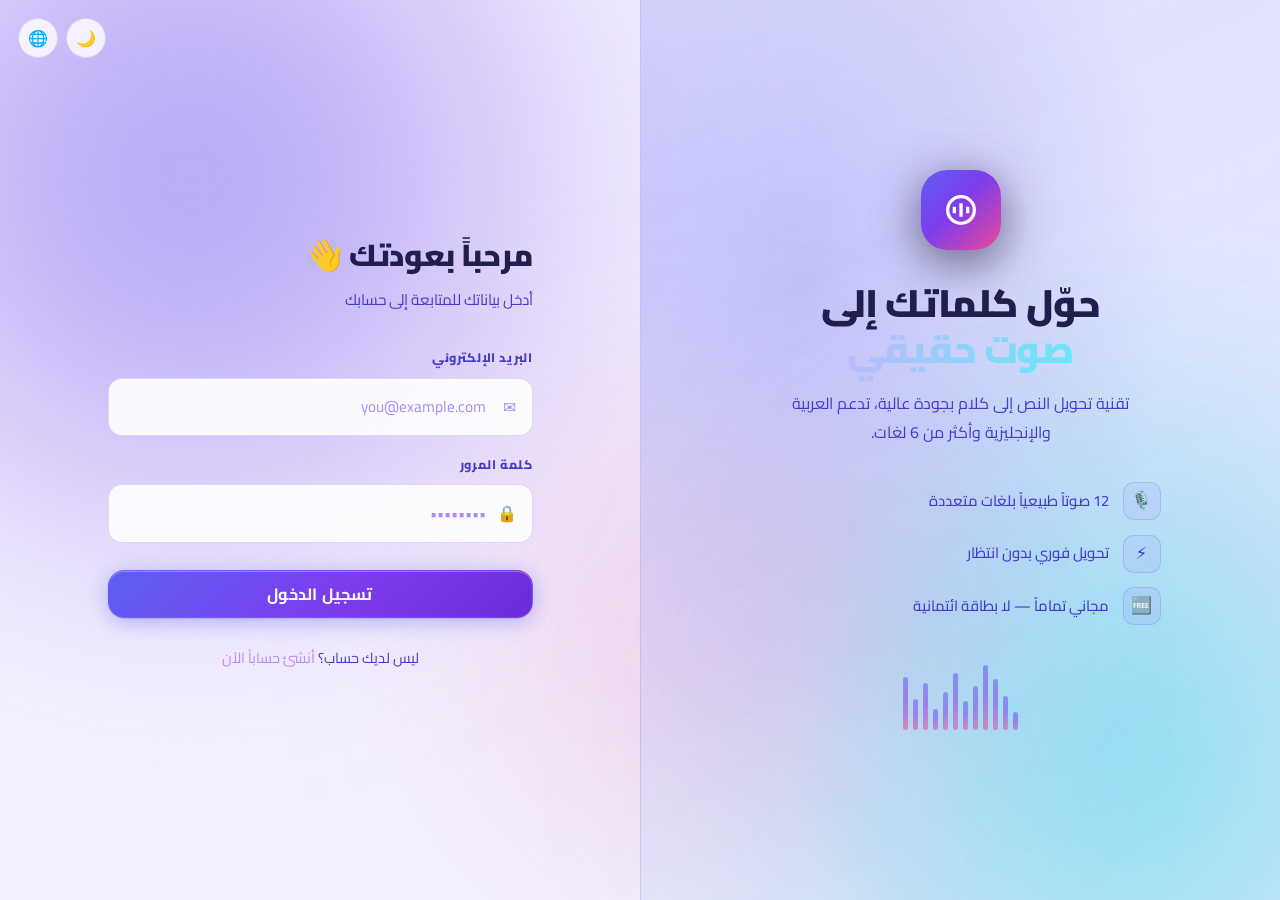
<file: templates/login.html>
<!DOCTYPE html>
<html lang="ar" dir="rtl">
<head>
  <meta charset="UTF-8" />
  <meta name="viewport" content="width=device-width, initial-scale=1.0" />
  <title>تسجيل الدخول — VoiceForge</title>
  <link rel="preconnect" href="https://fonts.googleapis.com" />
  <link rel="preconnect" href="https://fonts.gstatic.com" crossorigin />
  <link rel="stylesheet" href="/static/css/styles.css" />
</head>
<body>

  <div class="bg-orbs" aria-hidden="true">
    <div class="orb orb-1"></div>
    <div class="orb orb-2"></div>
    <div class="orb orb-3"></div>
  </div>

  <div class="auth-corner-btns">
    <button class="btn btn-icon btn-ghost" id="themeToggle"
            type="button" title="تبديل المظهر">🌙</button>
    <button class="btn btn-icon btn-ghost" id="langToggle"
            type="button" title="Switch language">🌐</button>
  </div>

  <div class="auth-page">

    <!-- ── Visual Panel ── -->
    <div class="auth-visual" dir="rtl">
      <div class="auth-visual-content">

        <div class="auth-logo">
          <svg viewBox="0 0 24 24" xmlns="http://www.w3.org/2000/svg">
            <path d="M12 3a9 9 0 0 1 9 9 9 9 0 0 1-9 9A9 9 0 0 1 3 12a9 9 0 0 1 9-9zm0 2a7 7 0 1 0 0 14A7 7 0 0 0 12 5zm-1 3h2v8h-2zm-4 2h2v4H7zm8 0h2v4h-2z"/>
          </svg>
        </div>

        <h2 class="auth-tagline">
          <span data-i18n="visual_tagline_1">حوّل كلماتك إلى</span><br/>
          <span class="grad" data-i18n="visual_tagline_2">صوت حقيقي</span>
        </h2>

        <p class="auth-desc" data-i18n="visual_desc">
          تقنية تحويل النص إلى كلام بجودة عالية،
          تدعم العربية والإنجليزية وأكثر من 6 لغات.
        </p>

        <ul class="auth-features">
          <li>
            <span class="feat-icon">🎙️</span>
            <span data-i18n="feat_voices">12 صوتاً طبيعياً بلغات متعددة</span>
          </li>
          <li>
            <span class="feat-icon">⚡</span>
            <span data-i18n="feat_speed">تحويل فوري بدون انتظار</span>
          </li>
          <li>
            <span class="feat-icon">🆓</span>
            <span data-i18n="feat_free">مجاني تماماً — لا بطاقة ائتمانية</span>
          </li>
        </ul>

        <div class="deco-wave">
          <span></span><span></span><span></span><span></span>
          <span></span><span></span><span></span><span></span>
          <span></span><span></span><span></span><span></span>
        </div>

      </div>
    </div>

    <!-- ── Form Panel ── -->
    <div class="auth-form-panel" dir="rtl">
      <div class="auth-form-inner">

        <div class="auth-head">
          <h1 data-i18n="login_title">مرحباً بعودتك 👋</h1>
          <p data-i18n="login_sub">أدخل بياناتك للمتابعة إلى حسابك</p>
        </div>

        <form id="loginForm" novalidate>

          <div class="field">
            <label for="email" data-i18n="label_email">البريد الإلكتروني</label>
            <div class="input-wrap">
              <input class="input" type="email" id="email"
                     placeholder="you@example.com"
                     autocomplete="email" required />
              <span class="input-icon">✉️</span>
            </div>
          </div>

          <div class="field">
            <label for="password" data-i18n="label_password">كلمة المرور</label>
            <div class="input-wrap">
              <input class="input" type="password" id="password"
                     placeholder="••••••••"
                     autocomplete="current-password" required />
              <span class="input-icon">🔒</span>
            </div>
          </div>

          <button type="submit" class="btn btn-primary btn-block btn-lg" id="submitBtn"
                  style="margin-top:.5rem" data-i18n="btn_login">
            تسجيل الدخول
          </button>

        </form>

        <p class="foot-link">
          <span data-i18n="link_no_account">ليس لديك حساب؟</span>
          <a href="/register" data-i18n="link_register">أنشئ حساباً الآن</a>
        </p>

      </div>
    </div>

  </div><!-- /auth-page -->

  <script src="/static/js/api.js"></script>
  <script src="/static/js/auth.js"></script>
  <script src="/static/js/animations.js"></script>
</body>
</html>
</file>
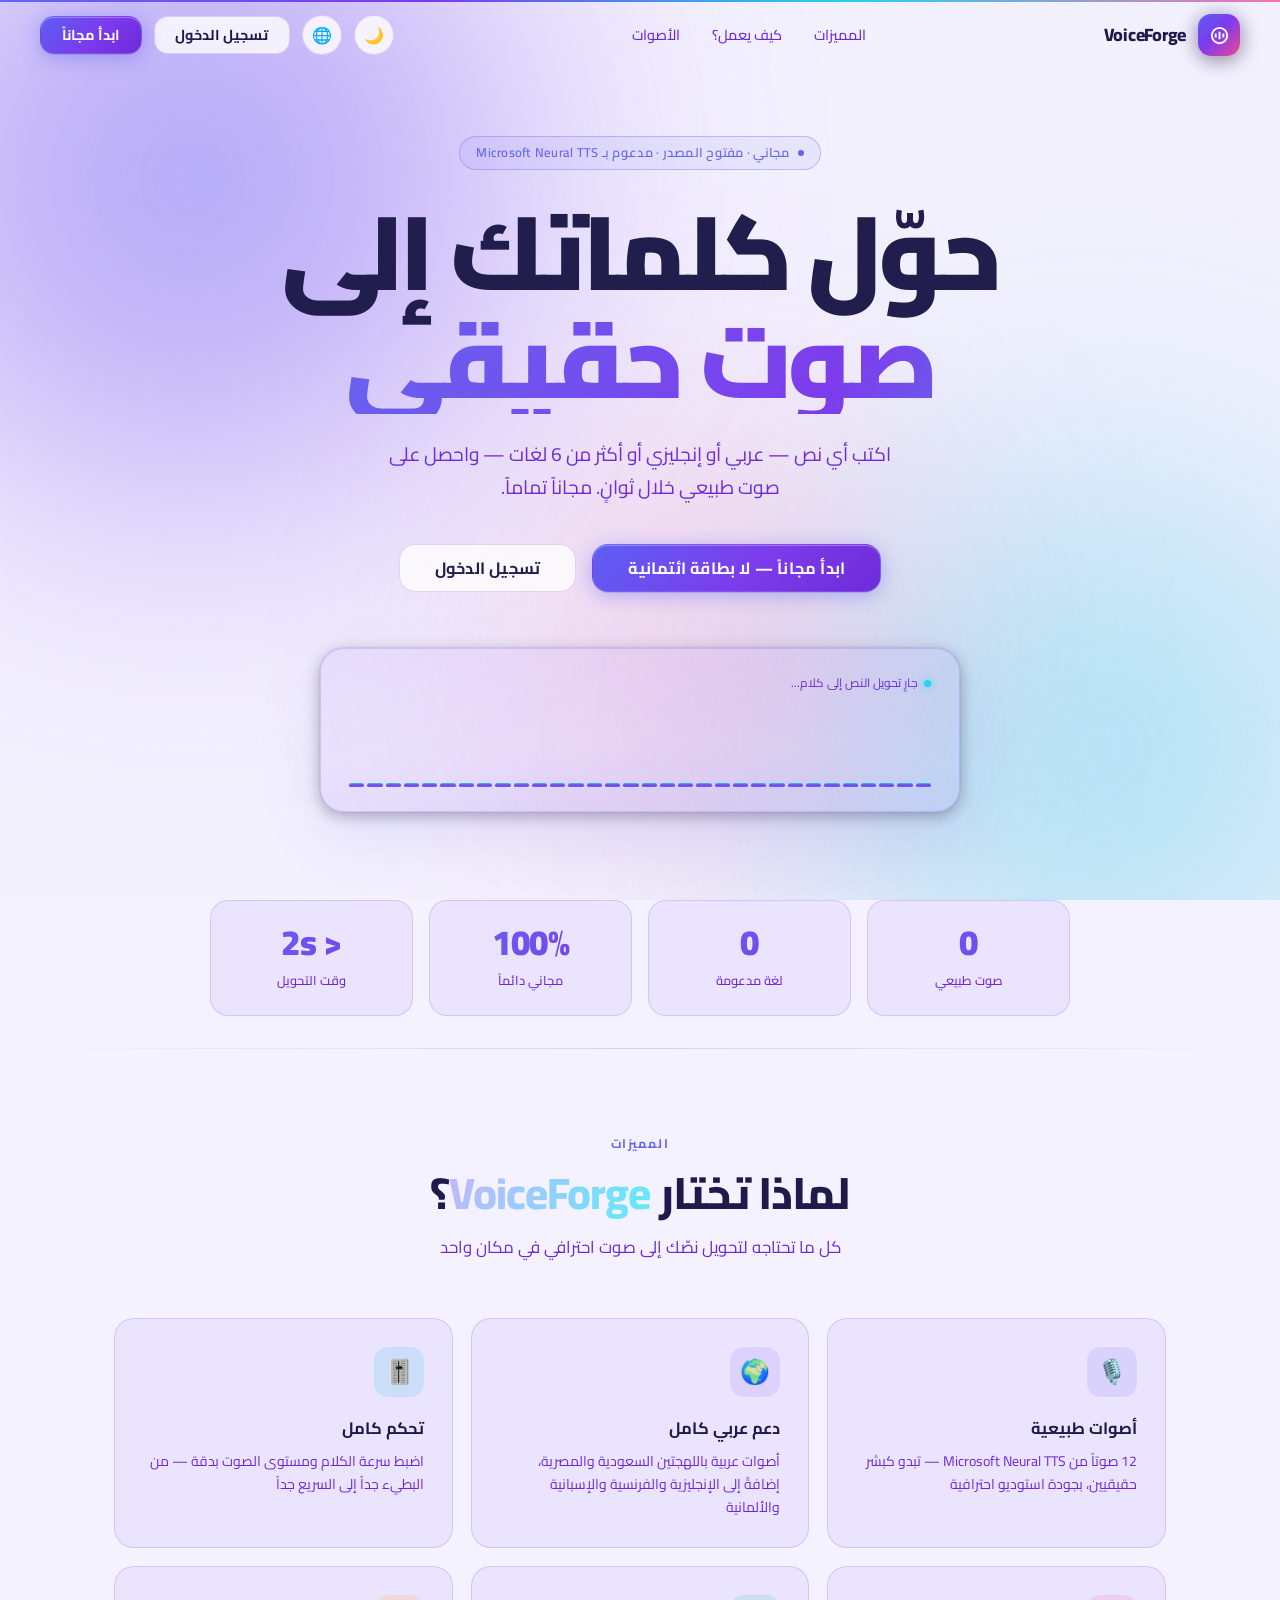
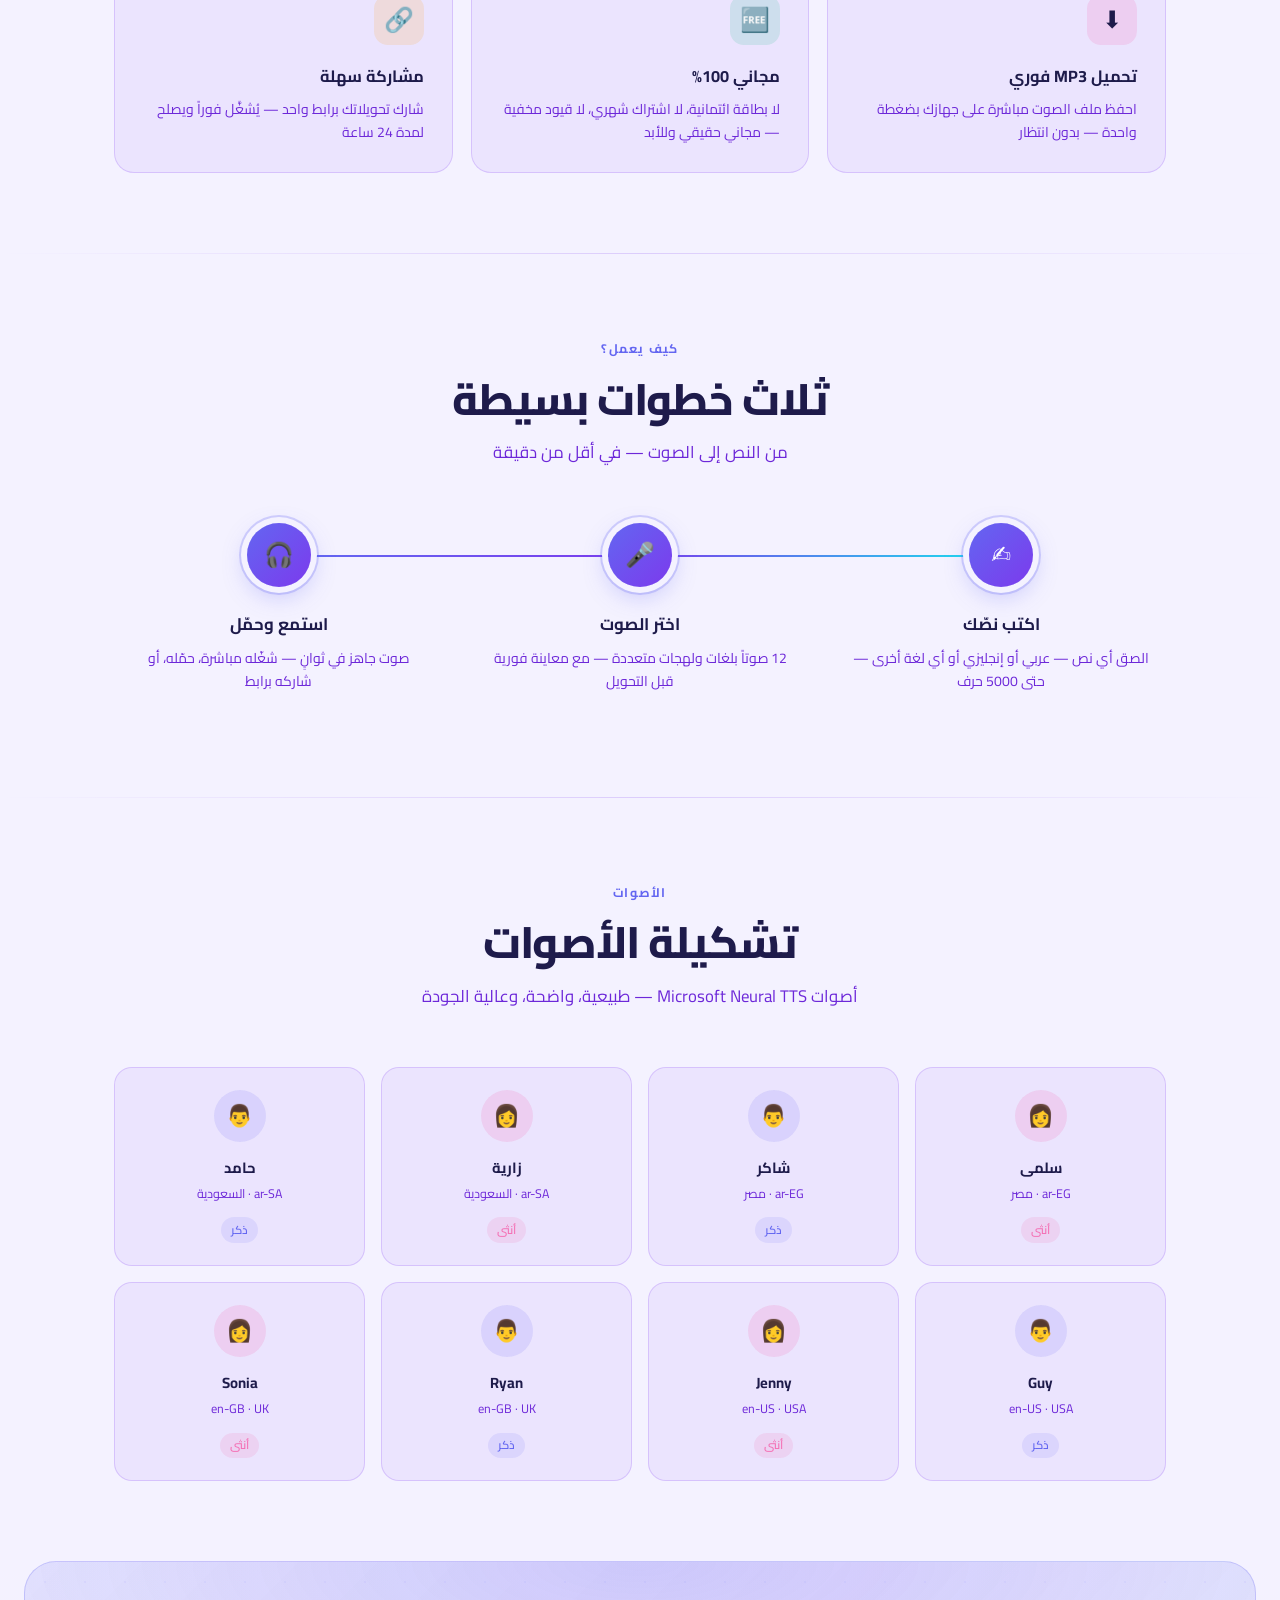
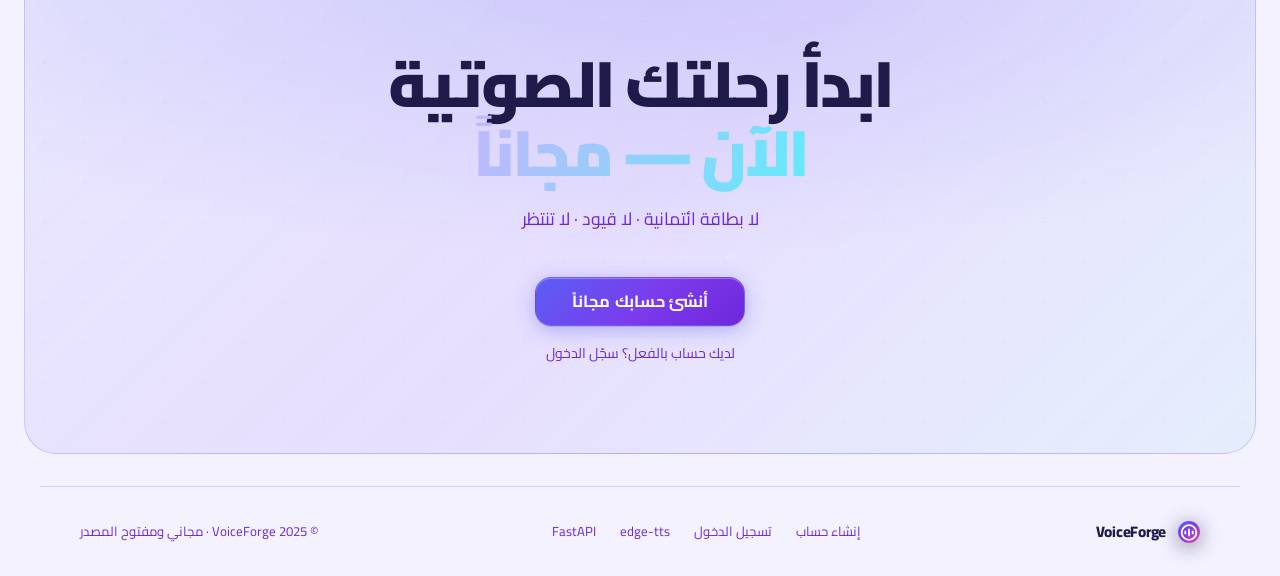
<file: templates/promo.html>
<!DOCTYPE html>
<html lang="ar" dir="rtl">
<head>
  <meta charset="UTF-8" />
  <meta name="viewport" content="width=device-width, initial-scale=1.0" />
  <title>VoiceForge — حوّل نصّك إلى صوت طبيعي</title>
  <meta name="description" content="تحويل النص إلى كلام بأصوات طبيعية، يدعم العربية والإنجليزية وأكثر من 6 لغات. مجاني تماماً." />
  <link rel="preconnect" href="https://fonts.googleapis.com" />
  <link rel="preconnect" href="https://fonts.gstatic.com" crossorigin />
  <link rel="stylesheet" href="/static/css/styles.css" />
  <link rel="stylesheet" href="/static/css/promo.css" />
  <link rel="manifest" href="/static/manifest.json" />
</head>
<body class="promo-page">

  <!-- Background orbs -->
  <div class="bg-orbs" aria-hidden="true">
    <div class="orb orb-1"></div>
    <div class="orb orb-2"></div>
    <div class="orb orb-3"></div>
  </div>

  <!-- ══════════════════════════════════════════════════════════════════════
       NAVBAR
  ══════════════════════════════════════════════════════════════════════ -->
  <header class="promo-nav" id="promoNav" role="banner">
    <a class="brand" href="/" aria-label="VoiceForge — الصفحة الرئيسية">
      <span class="brand-icon" aria-hidden="true">
        <svg viewBox="0 0 24 24" xmlns="http://www.w3.org/2000/svg">
          <path d="M12 3a9 9 0 0 1 9 9 9 9 0 0 1-9 9A9 9 0 0 1 3 12a9 9 0 0 1 9-9zm0 2a7 7 0 1 0 0 14A7 7 0 0 0 12 5zm-1 3h2v8h-2zm-4 2h2v4H7zm8 0h2v4h-2z"/>
        </svg>
      </span>
      VoiceForge
    </a>

    <nav class="promo-nav-links" aria-label="تنقل الصفحة">
      <a href="#features" data-i18n="promo_nav_features">المميزات</a>
      <a href="#how"      data-i18n="promo_nav_how">كيف يعمل؟</a>
      <a href="#voices"   data-i18n="promo_nav_voices">الأصوات</a>
    </nav>

    <div class="promo-nav-ctas">
      <button class="btn btn-icon btn-ghost" id="themeToggle" type="button" title="تبديل المظهر" aria-label="تبديل المظهر">🌙</button>
      <button class="btn btn-icon btn-ghost" id="langToggle"  type="button" title="Switch language" aria-label="تغيير اللغة">🌐</button>
      <a href="/login"    class="btn btn-ghost"   data-i18n="promo_nav_login">تسجيل الدخول</a>
      <a href="/register" class="btn btn-primary" data-i18n="promo_nav_signup">ابدأ مجاناً</a>
    </div>
  </header>

  <!-- ══════════════════════════════════════════════════════════════════════
       HERO
  ══════════════════════════════════════════════════════════════════════ -->
  <section class="promo-hero" aria-labelledby="hero-heading">

    <div class="hero-badge" role="note">
      <span class="hero-badge-dot" aria-hidden="true"></span>
      <span data-i18n="promo_hero_badge">مجاني · مفتوح المصدر · مدعوم بـ Microsoft Neural TTS</span>
    </div>

    <h1 class="hero-title" id="hero-heading">
      <span class="hero-title-line" data-i18n="promo_hero_h1">حوّل كلماتك إلى</span>
      <span class="hero-title-line" data-i18n="promo_hero_h1_grad">صوت حقيقي</span>
    </h1>

    <p class="hero-sub" data-i18n="promo_hero_sub">
      اكتب أي نص — عربي أو إنجليزي أو أكثر من 6 لغات — واحصل على صوت طبيعي
      خلال ثوانٍ. مجاناً تماماً.
    </p>

    <div class="hero-actions">
      <a href="/register" class="btn btn-primary btn-lg" data-i18n="promo_hero_cta">
        ابدأ مجاناً — لا بطاقة ائتمانية
      </a>
      <a href="/login" class="btn btn-ghost btn-lg" data-i18n="promo_nav_login">
        تسجيل الدخول
      </a>
    </div>

    <!-- Animated equalizer mockup -->
    <div class="hero-eq-wrap" aria-hidden="true">
      <div class="hero-eq-label">
        <span class="eq-pulse"></span>
        <span data-i18n="promo_eq_label">جارٍ تحويل النص إلى كلام…</span>
      </div>
      <div class="hero-equalizer" id="heroEqualizer"></div>
    </div>

  </section>

  <!-- ══════════════════════════════════════════════════════════════════════
       STATS
  ══════════════════════════════════════════════════════════════════════ -->
  <div class="promo-stats-wrap">
    <div class="promo-stats" role="list" aria-label="إحصائيات">

      <div class="promo-stat-card" role="listitem" data-animate data-hidden>
        <div class="promo-stat-num" data-counter="12">0</div>
        <div class="promo-stat-lbl" data-i18n="promo_stat_voices_lbl">صوت طبيعي</div>
      </div>

      <div class="promo-stat-card" role="listitem" data-animate data-hidden data-stagger=".12s">
        <div class="promo-stat-num" data-counter="6">0</div>
        <div class="promo-stat-lbl" data-i18n="promo_stat_langs_lbl">لغة مدعومة</div>
      </div>

      <div class="promo-stat-card" role="listitem" data-animate data-hidden data-stagger=".24s">
        <div class="promo-stat-num" data-i18n="promo_stat_free_num">100%</div>
        <div class="promo-stat-lbl" data-i18n="promo_stat_free_lbl">مجاني دائماً</div>
      </div>

      <div class="promo-stat-card" role="listitem" data-animate data-hidden data-stagger=".36s">
        <div class="promo-stat-num" data-i18n="promo_stat_speed_num">&lt; 2s</div>
        <div class="promo-stat-lbl" data-i18n="promo_stat_speed_lbl">وقت التحويل</div>
      </div>

    </div>
  </div>

  <div class="promo-divider" aria-hidden="true"></div>

  <!-- ══════════════════════════════════════════════════════════════════════
       FEATURES
  ══════════════════════════════════════════════════════════════════════ -->
  <section class="promo-section" id="features" aria-labelledby="feat-heading">

    <div class="promo-section-head" data-animate data-hidden>
      <span class="section-eyebrow" data-i18n="promo_feat_eyebrow">المميزات</span>
      <h2 class="promo-section-title" id="feat-heading">
        <span data-i18n="promo_feat_title">لماذا تختار </span><span class="grad">VoiceForge</span><span data-i18n="promo_feat_title_after">؟</span>
      </h2>
      <p class="promo-section-sub" data-i18n="promo_feat_sub">
        كل ما تحتاجه لتحويل نصّك إلى صوت احترافي في مكان واحد
      </p>
    </div>

    <div class="features-grid">

      <article class="feature-card" data-animate data-hidden data-stagger=".05s">
        <div class="feature-icon-wrap fi-indigo" aria-hidden="true">🎙️</div>
        <h3 class="feature-title" data-i18n="promo_f1_title">أصوات طبيعية</h3>
        <p class="feature-desc" data-i18n="promo_f1_desc">
          12 صوتاً من Microsoft Neural TTS — تبدو كبشر حقيقيين، بجودة استوديو احترافية
        </p>
      </article>

      <article class="feature-card" data-animate data-hidden data-stagger=".10s">
        <div class="feature-icon-wrap fi-violet" aria-hidden="true">🌍</div>
        <h3 class="feature-title" data-i18n="promo_f2_title">دعم عربي كامل</h3>
        <p class="feature-desc" data-i18n="promo_f2_desc">
          أصوات عربية باللهجتين السعودية والمصرية، إضافةً إلى الإنجليزية والفرنسية والإسبانية والألمانية
        </p>
      </article>

      <article class="feature-card" data-animate data-hidden data-stagger=".15s">
        <div class="feature-icon-wrap fi-cyan" aria-hidden="true">🎚️</div>
        <h3 class="feature-title" data-i18n="promo_f3_title">تحكم كامل</h3>
        <p class="feature-desc" data-i18n="promo_f3_desc">
          اضبط سرعة الكلام ومستوى الصوت بدقة — من البطيء جداً إلى السريع جداً
        </p>
      </article>

      <article class="feature-card" data-animate data-hidden data-stagger=".05s">
        <div class="feature-icon-wrap fi-pink" aria-hidden="true">⬇️</div>
        <h3 class="feature-title" data-i18n="promo_f4_title">تحميل MP3 فوري</h3>
        <p class="feature-desc" data-i18n="promo_f4_desc">
          احفظ ملف الصوت مباشرة على جهازك بضغطة واحدة — بدون انتظار
        </p>
      </article>

      <article class="feature-card" data-animate data-hidden data-stagger=".10s">
        <div class="feature-icon-wrap fi-green" aria-hidden="true">🆓</div>
        <h3 class="feature-title" data-i18n="promo_f5_title">مجاني 100%</h3>
        <p class="feature-desc" data-i18n="promo_f5_desc">
          لا بطاقة ائتمانية، لا اشتراك شهري، لا قيود مخفية — مجاني حقيقي وللأبد
        </p>
      </article>

      <article class="feature-card" data-animate data-hidden data-stagger=".15s">
        <div class="feature-icon-wrap fi-amber" aria-hidden="true">🔗</div>
        <h3 class="feature-title" data-i18n="promo_f6_title">مشاركة سهلة</h3>
        <p class="feature-desc" data-i18n="promo_f6_desc">
          شارك تحويلاتك برابط واحد — يُشغَّل فوراً ويصلح لمدة 24 ساعة
        </p>
      </article>

    </div>
  </section>

  <div class="promo-divider" aria-hidden="true"></div>

  <!-- ══════════════════════════════════════════════════════════════════════
       HOW IT WORKS
  ══════════════════════════════════════════════════════════════════════ -->
  <section class="promo-section" id="how" aria-labelledby="how-heading">

    <div class="promo-section-head" data-animate data-hidden>
      <span class="section-eyebrow" data-i18n="promo_how_eyebrow">كيف يعمل؟</span>
      <h2 class="promo-section-title" id="how-heading" data-i18n="promo_how_title">ثلاث خطوات بسيطة</h2>
      <p class="promo-section-sub" data-i18n="promo_how_sub">من النص إلى الصوت — في أقل من دقيقة</p>
    </div>

    <div class="steps-wrap">
      <div class="steps-connector" aria-hidden="true"></div>
      <div class="steps-row">

        <div class="step-card" data-animate data-hidden data-stagger=".0s">
          <div class="step-num" aria-label="الخطوة الأولى">
            <span class="step-icon" aria-hidden="true">✍️</span>
          </div>
          <h3 class="step-title" data-i18n="promo_s1_title">اكتب نصّك</h3>
          <p class="step-desc"  data-i18n="promo_s1_desc">
            الصق أي نص — عربي أو إنجليزي أو أي لغة أخرى — حتى 5000 حرف
          </p>
        </div>

        <div class="step-card" data-animate data-hidden data-stagger=".15s">
          <div class="step-num" aria-label="الخطوة الثانية">
            <span class="step-icon" aria-hidden="true">🎤</span>
          </div>
          <h3 class="step-title" data-i18n="promo_s2_title">اختر الصوت</h3>
          <p class="step-desc"  data-i18n="promo_s2_desc">
            12 صوتاً بلغات ولهجات متعددة — مع معاينة فورية قبل التحويل
          </p>
        </div>

        <div class="step-card" data-animate data-hidden data-stagger=".30s">
          <div class="step-num" aria-label="الخطوة الثالثة">
            <span class="step-icon" aria-hidden="true">🎧</span>
          </div>
          <h3 class="step-title" data-i18n="promo_s3_title">استمع وحمّل</h3>
          <p class="step-desc"  data-i18n="promo_s3_desc">
            صوت جاهز في ثوانٍ — شغّله مباشرة، حمّله، أو شاركه برابط
          </p>
        </div>

      </div>
    </div>
  </section>

  <div class="promo-divider" aria-hidden="true"></div>

  <!-- ══════════════════════════════════════════════════════════════════════
       VOICES SHOWCASE
  ══════════════════════════════════════════════════════════════════════ -->
  <section class="promo-section" id="voices" aria-labelledby="voices-heading">

    <div class="promo-section-head" data-animate data-hidden>
      <span class="section-eyebrow" data-i18n="promo_voices_eyebrow">الأصوات</span>
      <h2 class="promo-section-title" id="voices-heading" data-i18n="promo_voices_title">تشكيلة الأصوات</h2>
      <p class="promo-section-sub" data-i18n="promo_voices_sub">
        أصوات Microsoft Neural TTS — طبيعية، واضحة، وعالية الجودة
      </p>
    </div>

    <div class="voices-grid">

      <!-- Arabic voices -->
      <div class="voice-card v-female" data-animate data-hidden data-stagger=".04s">
        <div class="voice-avatar" aria-hidden="true">👩</div>
        <div class="voice-name">سلمى</div>
        <div class="voice-locale">ar-EG · مصر</div>
        <span class="voice-gender-badge" data-i18n="promo_female">أنثى</span>
      </div>

      <div class="voice-card v-male" data-animate data-hidden data-stagger=".08s">
        <div class="voice-avatar" aria-hidden="true">👨</div>
        <div class="voice-name">شاكر</div>
        <div class="voice-locale">ar-EG · مصر</div>
        <span class="voice-gender-badge" data-i18n="promo_male">ذكر</span>
      </div>

      <div class="voice-card v-female" data-animate data-hidden data-stagger=".12s">
        <div class="voice-avatar" aria-hidden="true">👩</div>
        <div class="voice-name">زارية</div>
        <div class="voice-locale">ar-SA · السعودية</div>
        <span class="voice-gender-badge" data-i18n="promo_female">أنثى</span>
      </div>

      <div class="voice-card v-male" data-animate data-hidden data-stagger=".16s">
        <div class="voice-avatar" aria-hidden="true">👨</div>
        <div class="voice-name">حامد</div>
        <div class="voice-locale">ar-SA · السعودية</div>
        <span class="voice-gender-badge" data-i18n="promo_male">ذكر</span>
      </div>

      <!-- English voices -->
      <div class="voice-card v-male" data-animate data-hidden data-stagger=".04s">
        <div class="voice-avatar" aria-hidden="true">👨</div>
        <div class="voice-name">Guy</div>
        <div class="voice-locale">en-US · USA</div>
        <span class="voice-gender-badge" data-i18n="promo_male_en">Male</span>
      </div>

      <div class="voice-card v-female" data-animate data-hidden data-stagger=".08s">
        <div class="voice-avatar" aria-hidden="true">👩</div>
        <div class="voice-name">Jenny</div>
        <div class="voice-locale">en-US · USA</div>
        <span class="voice-gender-badge" data-i18n="promo_female_en">Female</span>
      </div>

      <div class="voice-card v-male" data-animate data-hidden data-stagger=".12s">
        <div class="voice-avatar" aria-hidden="true">👨</div>
        <div class="voice-name">Ryan</div>
        <div class="voice-locale">en-GB · UK</div>
        <span class="voice-gender-badge" data-i18n="promo_male_en">Male</span>
      </div>

      <div class="voice-card v-female" data-animate data-hidden data-stagger=".16s">
        <div class="voice-avatar" aria-hidden="true">👩</div>
        <div class="voice-name">Sonia</div>
        <div class="voice-locale">en-GB · UK</div>
        <span class="voice-gender-badge" data-i18n="promo_female_en">Female</span>
      </div>

    </div>
  </section>

  <!-- ══════════════════════════════════════════════════════════════════════
       CTA BANNER
  ══════════════════════════════════════════════════════════════════════ -->
  <div class="promo-cta-section" data-animate data-hidden>
    <h2 class="cta-heading">
      <span data-i18n="promo_cta_h1">ابدأ رحلتك الصوتية</span><br />
      <span class="grad" data-i18n="promo_cta_h2">الآن — مجاناً</span>
    </h2>
    <p class="cta-sub" data-i18n="promo_cta_sub">
      لا بطاقة ائتمانية · لا قيود · لا تنتظر
    </p>
    <div class="cta-actions">
      <a href="/register" class="btn btn-primary btn-lg" data-i18n="promo_cta_btn">
        أنشئ حسابك مجاناً
      </a>
      <a href="/login" class="cta-secondary-link" data-i18n="promo_cta_login">
        لديك حساب بالفعل؟ سجّل الدخول
      </a>
    </div>
  </div>

  <!-- ══════════════════════════════════════════════════════════════════════
       FOOTER
  ══════════════════════════════════════════════════════════════════════ -->
  <footer class="promo-footer" role="contentinfo">
    <a class="brand" href="/" style="font-size:.95rem" aria-label="VoiceForge">
      <span class="brand-icon" style="width:22px;height:22px" aria-hidden="true">
        <svg viewBox="0 0 24 24" xmlns="http://www.w3.org/2000/svg">
          <path d="M12 3a9 9 0 0 1 9 9 9 9 0 0 1-9 9A9 9 0 0 1 3 12a9 9 0 0 1 9-9zm0 2a7 7 0 1 0 0 14A7 7 0 0 0 12 5zm-1 3h2v8h-2zm-4 2h2v4H7zm8 0h2v4h-2z"/>
        </svg>
      </span>
      VoiceForge
    </a>

    <nav class="footer-links" aria-label="روابط التذييل">
      <a href="/register" data-i18n="promo_footer_signup">إنشاء حساب</a>
      <a href="/login"    data-i18n="promo_footer_login">تسجيل الدخول</a>
      <a href="https://github.com/rany2/edge-tts" target="_blank" rel="noopener noreferrer">edge-tts</a>
      <a href="https://fastapi.tiangolo.com"       target="_blank" rel="noopener noreferrer">FastAPI</a>
    </nav>

    <p class="footer-copy" data-i18n="promo_footer_copy">© 2025 VoiceForge · مجاني ومفتوح المصدر</p>
  </footer>

  <script src="/static/js/api.js"></script>
  <script src="/static/js/promo.js"></script>
</body>
</html>
</file>
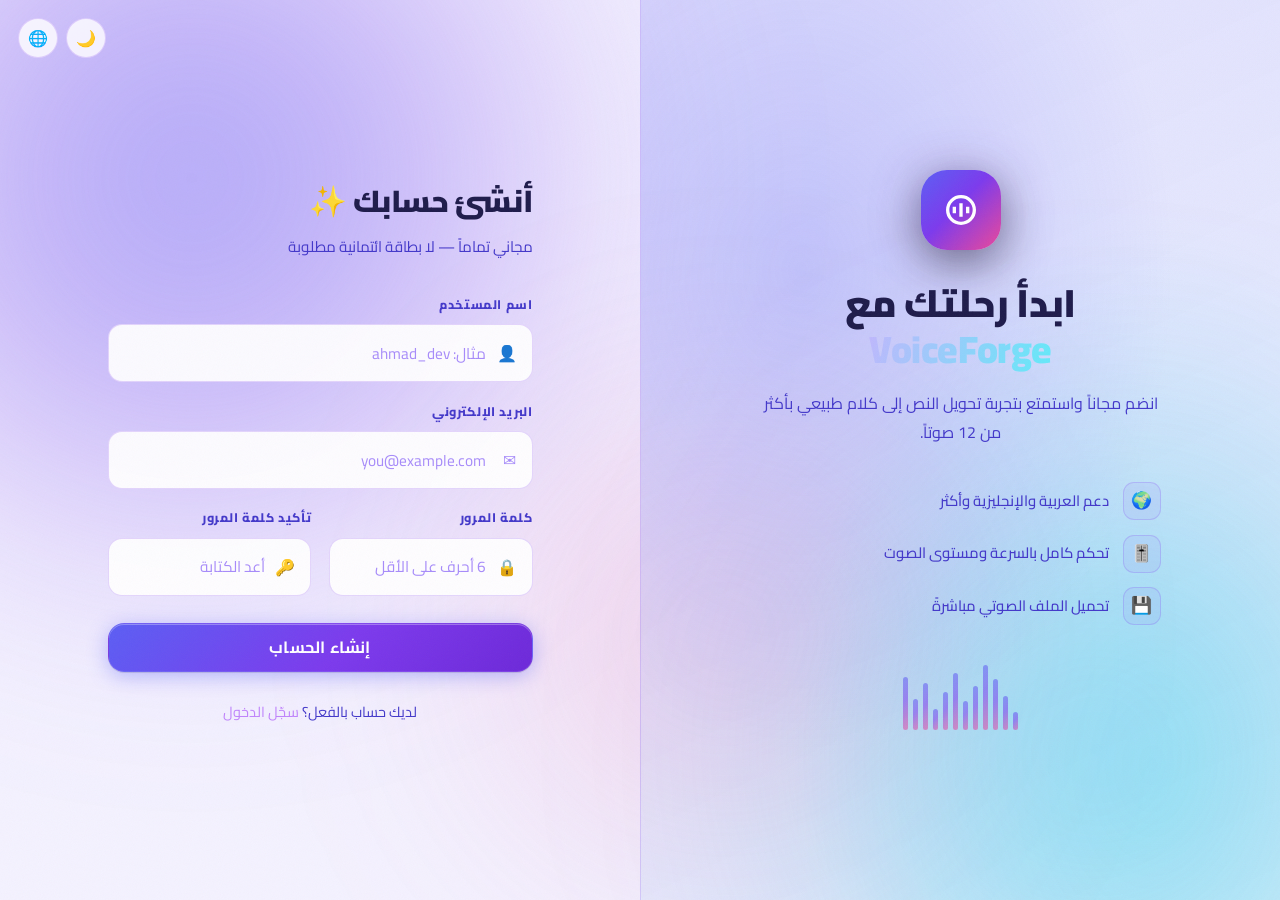
<file: templates/register.html>
<!DOCTYPE html>
<html lang="ar" dir="rtl">
<head>
  <meta charset="UTF-8" />
  <meta name="viewport" content="width=device-width, initial-scale=1.0" />
  <title>إنشاء حساب — VoiceForge</title>
  <link rel="preconnect" href="https://fonts.googleapis.com" />
  <link rel="preconnect" href="https://fonts.gstatic.com" crossorigin />
  <link rel="stylesheet" href="/static/css/styles.css" />
</head>
<body>

  <div class="bg-orbs" aria-hidden="true">
    <div class="orb orb-1"></div>
    <div class="orb orb-2"></div>
    <div class="orb orb-3"></div>
  </div>

  <div class="auth-corner-btns">
    <button class="btn btn-icon btn-ghost" id="themeToggle"
            type="button" title="تبديل المظهر">🌙</button>
    <button class="btn btn-icon btn-ghost" id="langToggle"
            type="button" title="Switch language">🌐</button>
  </div>

  <div class="auth-page">

    <!-- ── Visual Panel ── -->
    <div class="auth-visual" dir="rtl">
      <div class="auth-visual-content">

        <div class="auth-logo">
          <svg viewBox="0 0 24 24" xmlns="http://www.w3.org/2000/svg">
            <path d="M12 3a9 9 0 0 1 9 9 9 9 0 0 1-9 9A9 9 0 0 1 3 12a9 9 0 0 1 9-9zm0 2a7 7 0 1 0 0 14A7 7 0 0 0 12 5zm-1 3h2v8h-2zm-4 2h2v4H7zm8 0h2v4h-2z"/>
          </svg>
        </div>

        <h2 class="auth-tagline">
          <span data-i18n="register_tagline_1">ابدأ رحلتك مع</span><br/>
          <span class="grad">VoiceForge</span>
        </h2>

        <p class="auth-desc" data-i18n="register_desc">
          انضم مجاناً واستمتع بتجربة تحويل
          النص إلى كلام طبيعي بأكثر من 12 صوتاً.
        </p>

        <ul class="auth-features">
          <li>
            <span class="feat-icon">🌍</span>
            <span data-i18n="feat_langs">دعم العربية والإنجليزية وأكثر</span>
          </li>
          <li>
            <span class="feat-icon">🎚️</span>
            <span data-i18n="feat_controls">تحكم كامل بالسرعة ومستوى الصوت</span>
          </li>
          <li>
            <span class="feat-icon">💾</span>
            <span data-i18n="feat_download">تحميل الملف الصوتي مباشرةً</span>
          </li>
        </ul>

        <div class="deco-wave">
          <span></span><span></span><span></span><span></span>
          <span></span><span></span><span></span><span></span>
          <span></span><span></span><span></span><span></span>
        </div>

      </div>
    </div>

    <!-- ── Form Panel ── -->
    <div class="auth-form-panel" dir="rtl">
      <div class="auth-form-inner">

        <div class="auth-head">
          <h1 data-i18n="register_title">أنشئ حسابك ✨</h1>
          <p data-i18n="register_sub">مجاني تماماً — لا بطاقة ائتمانية مطلوبة</p>
        </div>

        <form id="registerForm" novalidate>

          <div class="field">
            <label for="username" data-i18n="label_username">اسم المستخدم</label>
            <div class="input-wrap">
              <input class="input" type="text" id="username"
                     placeholder="مثال: ahmad_dev"
                     autocomplete="username"
                     minlength="3" maxlength="50" required />
              <span class="input-icon">👤</span>
            </div>
          </div>

          <div class="field">
            <label for="email" data-i18n="label_email">البريد الإلكتروني</label>
            <div class="input-wrap">
              <input class="input" type="email" id="email"
                     placeholder="you@example.com"
                     autocomplete="email" required />
              <span class="input-icon">✉️</span>
            </div>
          </div>

          <div class="field-row">
            <div class="field">
              <label for="password" data-i18n="label_password">كلمة المرور</label>
              <div class="input-wrap">
                <input class="input" type="password" id="password"
                       placeholder="6 أحرف على الأقل"
                       autocomplete="new-password"
                       minlength="6" required />
                <span class="input-icon">🔒</span>
              </div>
            </div>
            <div class="field">
              <label for="confirm" data-i18n="label_confirm">تأكيد كلمة المرور</label>
              <div class="input-wrap">
                <input class="input" type="password" id="confirm"
                       placeholder="أعد الكتابة"
                       autocomplete="new-password"
                       minlength="6" required />
                <span class="input-icon">🔑</span>
              </div>
            </div>
          </div>

          <button type="submit" class="btn btn-primary btn-block btn-lg" id="submitBtn"
                  style="margin-top:.5rem" data-i18n="btn_register">
            إنشاء الحساب
          </button>

        </form>

        <p class="foot-link">
          <span data-i18n="link_have_account">لديك حساب بالفعل؟</span>
          <a href="/login" data-i18n="link_login">سجّل الدخول</a>
        </p>

      </div>
    </div>

  </div><!-- /auth-page -->

  <script src="/static/js/api.js"></script>
  <script src="/static/js/auth.js"></script>
  <script src="/static/js/animations.js"></script>
</body>
</html>
</file>
<file: static/css/styles.css>
/* =========================================================================
   VoiceForge — Design System v2
   Dark audio studio aesthetic · Glass morphism · Electric accents
   Compatible: Chrome 90+, Firefox 90+, Edge 90+, Safari 15+
   ========================================================================= */

@import url('https://fonts.googleapis.com/css2?family=Cairo:wght@300;400;500;600;700;800;900&family=Plus+Jakarta+Sans:wght@400;500;600;700;800&family=JetBrains+Mono:wght@400;500&display=swap');

/* ═══════════════════════════════════════════════════════════════════════════
   DESIGN TOKENS
   ═══════════════════════════════════════════════════════════════════════════ */
:root {
  /* Brand colours */
  --accent:  #6366F1;          /* primary accent alias — used by promo & shared components */
  --indigo:  #5B5EF4;
  --violet:  #7C3AED;
  --purple:  #A855F7;
  --lilac:   #C084FC;
  --cyan:    #22D3EE;
  --teal:    #06B6D4;
  --pink:    #F471B5;
  --rose:    #EC4899;
  --green:   #34D399;
  --amber:   #FBBF24;

  /* Background */
  --bg:      #030711;
  --bg2:     #070D1C;

  /* Surfaces */
  --surface:     rgba(91,94,244,.08);
  --surface-hov: rgba(91,94,244,.14);
  --glass:       rgba(255,255,255,.045);
  --glass-hov:   rgba(255,255,255,.09);

  /* Borders */
  --border:      rgba(91,94,244,.22);
  --border-hov:  rgba(139,92,246,.60);
  --border-lit:  rgba(255,255,255,.06);

  /* Input */
  --input-bg:    rgba(255,255,255,.04);
  --input-focus: rgba(124,58,237,.05);

  /* Text */
  --text:        #EEF2FF;
  --text-sub:    #94A3B8;
  --text-muted:  #64748B;
  --text-faint:  #374151;

  /* Feedback */
  --success: #34D399;
  --danger:  #F87171;
  --info:    #60A5FA;

  /* Gradients */
  --g-brand:  linear-gradient(135deg, #5B5EF4 0%, #7C3AED 45%, #EC4899 100%);
  --g-text:   linear-gradient(115deg, #C4B5FD 0%, #67E8F9 50%, #A78BFA 100%);
  --g-btn:    linear-gradient(135deg, #5B5EF4 0%, #7C3AED 55%, #6D28D9 100%);
  --g-card:   linear-gradient(155deg, rgba(91,94,244,.09) 0%, rgba(34,211,238,.04) 100%);

  /* Glows */
  --glow:       0 0 80px rgba(91,94,244,.5);
  --glow-sm:    0 0 32px rgba(91,94,244,.3);
  --glow-cyan:  0 0 50px rgba(34,211,238,.35);

  /* Shadows */
  --sh:     0 40px 100px -20px rgba(0,0,0,.9), 0 0 0 1px rgba(255,255,255,.05);
  --sh-sm:  0 10px 40px -10px rgba(0,0,0,.7);
  --sh-btn: 0 4px 24px rgba(91,94,244,.55), 0 1px 0 rgba(0,0,0,.4), inset 0 1px 0 rgba(255,255,255,.15);

  /* Radii */
  --r:    22px;
  --r-sm: 14px;
  --r-xs: 9px;

  /* Motion */
  --ease:   cubic-bezier(.4,0,.2,1);
  --spring: cubic-bezier(.34,1.56,.64,1);
  --t:      .22s;
  --ts:     .45s;

  /* Fonts */
  --font:      'Cairo', 'Plus Jakarta Sans', system-ui, sans-serif;
  --font-en:   'Plus Jakarta Sans', 'Cairo', system-ui, sans-serif;
  --font-mono: 'JetBrains Mono', 'Fira Code', monospace;
}

/* ── Light theme ──────────────────────────────────────────────────────────── */
[data-theme="light"] {
  --bg:          #F4F2FF;
  --bg2:         #EBE8FF;
  --surface:     rgba(124,58,237,.07);
  --surface-hov: rgba(124,58,237,.12);
  --glass:       rgba(255,255,255,.80);
  --glass-hov:   rgba(255,255,255,.97);
  --border:      rgba(124,58,237,.20);
  --border-hov:  rgba(124,58,237,.55);
  --border-lit:  rgba(124,58,237,.10);
  --input-bg:    rgba(255,255,255,.92);
  --input-focus: rgba(124,58,237,.04);
  --text:        #1E1B4B;
  --text-sub:    #4338CA;
  --text-muted:  #6D28D9;
  --text-faint:  #A78BFA;
  --sh:     0 20px 70px -15px rgba(109,40,217,.18), 0 0 0 1px rgba(124,58,237,.12);
  --sh-sm:  0 6px 24px -5px rgba(109,40,217,.14);
  --sh-btn: 0 4px 20px rgba(91,94,244,.4), 0 1px 0 rgba(0,0,0,.12), inset 0 1px 0 rgba(255,255,255,.3);
  --glow:    0 0 60px rgba(124,58,237,.18);
  --glow-sm: 0 0 24px rgba(124,58,237,.14);
}

/* LTR (English mode) */
html[dir="ltr"] { --font: 'Plus Jakarta Sans', 'Cairo', system-ui, sans-serif; }
html[dir="ltr"] .auth-visual,
html[dir="ltr"] .auth-form-panel { direction: ltr; }

/* ═══════════════════════════════════════════════════════════════════════════
   RESET & BASE
   ═══════════════════════════════════════════════════════════════════════════ */
*, *::before, *::after { box-sizing: border-box; margin: 0; padding: 0; }

html { scroll-behavior: smooth; }

body {
  font-family: var(--font);
  font-size: 16px;
  line-height: 1.65;
  color: var(--text);
  background: var(--bg);
  min-height: 100dvh;
  overflow-x: hidden;
  -webkit-font-smoothing: antialiased;
  transition: background-color .4s var(--ease), color .4s var(--ease);
}

::selection { background: rgba(91,94,244,.38); color: #fff; }
a { color: var(--lilac); text-decoration: none; transition: color var(--t); }
a:hover { color: var(--cyan); }
img, svg { display: block; max-width: 100%; }

/* ═══════════════════════════════════════════════════════════════════════════
   ANIMATED BACKGROUND
   ═══════════════════════════════════════════════════════════════════════════ */

/* Grain texture overlay */
body::after {
  content: '';
  position: fixed;
  inset: 0;
  pointer-events: none;
  z-index: 0;
  opacity: .022;
  background-image: url("data:image/svg+xml,%3Csvg viewBox='0 0 256 256' xmlns='http://www.w3.org/2000/svg'%3E%3Cfilter id='n'%3E%3CfeTurbulence type='fractalNoise' baseFrequency='.75' numOctaves='4' stitchTiles='stitch'/%3E%3C/filter%3E%3Crect width='100%25' height='100%25' filter='url(%23n)' opacity='1'/%3E%3C/svg%3E");
  background-size: 180px 180px;
}

/* Orb container */
.bg-orbs {
  position: fixed;
  inset: 0;
  pointer-events: none;
  z-index: 0;
  overflow: hidden;
}

.orb {
  position: absolute;
  border-radius: 50%;
  filter: blur(120px);
  will-change: transform;
}

.orb-1 {
  width: clamp(500px, 70vw, 900px);
  height: clamp(500px, 70vw, 900px);
  top: -30%; left: -20%;
  background: radial-gradient(circle, rgba(91,94,244,.55) 0%, rgba(124,58,237,.3) 40%, transparent 70%);
  animation: orb1 20s ease-in-out infinite alternate;
}

.orb-2 {
  width: clamp(400px, 60vw, 750px);
  height: clamp(400px, 60vw, 750px);
  bottom: -25%; right: -15%;
  background: radial-gradient(circle, rgba(34,211,238,.4) 0%, rgba(6,182,212,.2) 40%, transparent 70%);
  animation: orb2 25s ease-in-out infinite alternate;
}

.orb-3 {
  width: clamp(300px, 45vw, 550px);
  height: clamp(300px, 45vw, 550px);
  top: 40%; left: 35%;
  background: radial-gradient(circle, rgba(244,113,181,.32) 0%, rgba(236,72,153,.15) 40%, transparent 70%);
  animation: orb3 16s ease-in-out infinite alternate;
}

@keyframes orb1 {
  0%   { transform: translate(0,0) scale(1); }
  33%  { transform: translate(80px,50px) scale(1.08); }
  66%  { transform: translate(40px,90px) scale(.94); }
  100% { transform: translate(100px,30px) scale(1.14); }
}
@keyframes orb2 {
  0%   { transform: translate(0,0) scale(1); }
  33%  { transform: translate(-60px,-50px) scale(1.1); }
  66%  { transform: translate(-30px,-90px) scale(.92); }
  100% { transform: translate(-80px,-30px) scale(1.12); }
}
@keyframes orb3 {
  0%   { transform: translate(0,0) scale(1); }
  50%  { transform: translate(50px,-40px) scale(1.12); }
  100% { transform: translate(-30px,30px) scale(.9); }
}

/* ═══════════════════════════════════════════════════════════════════════════
   LAYOUT
   ═══════════════════════════════════════════════════════════════════════════ */
.container {
  position: relative;
  z-index: 1;
  width: min(100% - 2.5rem, 1040px);
  margin-inline: auto;
}

/* ═══════════════════════════════════════════════════════════════════════════
   TOPBAR
   ═══════════════════════════════════════════════════════════════════════════ */
.topbar {
  position: sticky;
  top: 0;
  z-index: 100;
  display: flex;
  align-items: center;
  justify-content: space-between;
  gap: 1rem;
  padding: .95rem 1.85rem;
  background: rgba(3,7,17,.85);
  backdrop-filter: blur(28px) saturate(180%);
  -webkit-backdrop-filter: blur(28px) saturate(180%);
  border-bottom: 1px solid var(--border);
  box-shadow: 0 1px 0 rgba(255,255,255,.04), 0 8px 32px rgba(0,0,0,.3);
  transition: box-shadow .3s var(--ease), border-color .3s var(--ease);
}
[data-theme="light"] .topbar { background: rgba(244,242,255,.9); }

.topbar.scrolled {
  box-shadow: 0 4px 40px rgba(0,0,0,.6), 0 1px 0 rgba(255,255,255,.04);
}

.brand {
  display: flex;
  align-items: center;
  gap: .75rem;
  font-weight: 800;
  font-size: 1.12rem;
  letter-spacing: -.25px;
  color: var(--text);
  text-decoration: none;
  flex-shrink: 0;
}

.brand-icon {
  width: 42px;
  height: 42px;
  display: grid;
  place-items: center;
  border-radius: 13px;
  background: var(--g-brand);
  box-shadow: var(--glow-sm), 0 4px 20px rgba(0,0,0,.4);
  flex-shrink: 0;
  animation: brand-pulse 4s ease-in-out infinite;
}
.brand-icon svg { width: 23px; height: 23px; fill: #fff; }

@keyframes brand-pulse {
  0%,100% { box-shadow: var(--glow-sm), 0 4px 20px rgba(0,0,0,.4); }
  50%      { box-shadow: var(--glow),    0 8px 30px rgba(0,0,0,.5); }
}

.topbar-right {
  display: flex;
  align-items: center;
  gap: .6rem;
}

.user-chip {
  display: flex;
  align-items: center;
  gap: .45rem;
  padding: .35rem .9rem;
  background: var(--surface);
  border: 1px solid var(--border);
  border-radius: 999px;
  font-size: .85rem;
  font-weight: 600;
  color: var(--text-sub);
  max-width: 150px;
  overflow: hidden;
  text-overflow: ellipsis;
  white-space: nowrap;
  transition: border-color var(--t), background var(--t);
}
.user-chip:hover { border-color: var(--border-hov); background: var(--surface-hov); }

/* Corner buttons (auth pages) */
.auth-theme-btn,
.auth-corner-btns {
  position: fixed;
  top: 1.1rem;
  inset-inline-end: 1.1rem;
  z-index: 200;
  display: flex;
  gap: .5rem;
}

/* ═══════════════════════════════════════════════════════════════════════════
   BUTTONS
   ═══════════════════════════════════════════════════════════════════════════ */
.btn {
  display: inline-flex;
  align-items: center;
  justify-content: center;
  gap: .5rem;
  padding: .68rem 1.3rem;
  font-family: var(--font);
  font-size: .9rem;
  font-weight: 700;
  line-height: 1;
  border: 1px solid transparent;
  border-radius: var(--r-sm);
  cursor: pointer;
  text-decoration: none;
  user-select: none;
  position: relative;
  overflow: hidden;
  -webkit-tap-highlight-color: transparent;
  transition: transform var(--t) var(--spring),
              box-shadow var(--t) var(--ease),
              background var(--t) var(--ease),
              border-color var(--t) var(--ease),
              opacity var(--t);
}

/* Shine sweep */
.btn::before {
  content: '';
  position: absolute;
  inset: 0;
  border-radius: inherit;
  background: linear-gradient(105deg, transparent 25%, rgba(255,255,255,.2) 50%, transparent 75%);
  transform: translateX(-100%);
  transition: transform .55s var(--ease);
  pointer-events: none;
}
.btn:not(:disabled):hover::before { transform: translateX(100%); }

.btn:active:not(:disabled) { transform: scale(.96); }
.btn:disabled { opacity: .42; cursor: not-allowed; pointer-events: none; }

/* Primary */
.btn-primary {
  background: var(--g-btn);
  color: #fff;
  border-color: rgba(167,139,250,.2);
  box-shadow: var(--sh-btn);
}
.btn-primary:not(:disabled):hover {
  transform: translateY(-2px);
  box-shadow: var(--glow), 0 8px 35px rgba(91,94,244,.55), inset 0 1px 0 rgba(255,255,255,.22);
}

/* Ghost */
.btn-ghost {
  background: var(--glass);
  color: var(--text);
  border-color: var(--border);
  backdrop-filter: blur(10px);
}
.btn-ghost:not(:disabled):hover {
  background: var(--glass-hov);
  border-color: var(--border-hov);
}

/* Danger */
.btn-danger {
  background: rgba(248,113,113,.1);
  color: #fca5a5;
  border: 1px solid rgba(248,113,113,.25);
  padding: .65rem 1.5rem;
  border-radius: var(--r-sm);
  font-family: var(--font);
  font-weight: 700;
  cursor: pointer;
  transition: background var(--t), border-color var(--t), transform var(--t) var(--spring);
}
.btn-danger:hover {
  background: rgba(248,113,113,.2);
  border-color: rgba(248,113,113,.5);
  transform: translateY(-1px);
}

/* Sizes */
.btn-icon  { width: 40px; height: 40px; padding: 0; border-radius: 50%; font-size: 1rem; }
.btn-block { width: 100%; }
.btn-lg    { padding: .95rem 2.2rem; font-size: 1.02rem; border-radius: 16px; letter-spacing: .2px; }
.btn-sm    { padding: .3rem .7rem; font-size: .8rem; border-radius: var(--r-xs); }

/* Ripple */
.ripple {
  position: absolute;
  border-radius: 50%;
  background: rgba(255,255,255,.22);
  transform: scale(0);
  animation: ripple .65s linear;
  pointer-events: none;
}
@keyframes ripple { to { transform: scale(4); opacity: 0; } }

/* ═══════════════════════════════════════════════════════════════════════════
   GLASS CARDS
   ═══════════════════════════════════════════════════════════════════════════ */
.card {
  position: relative;
  z-index: 1;
  background: var(--g-card);
  border: 1px solid var(--border);
  border-radius: var(--r);
  box-shadow: var(--sh-sm), 0 0 0 1px rgba(255,255,255,.04);
  backdrop-filter: blur(24px) saturate(160%);
  -webkit-backdrop-filter: blur(24px) saturate(160%);
  overflow: hidden;
  transition:
    border-color var(--ts) var(--ease),
    box-shadow var(--ts) var(--ease),
    transform var(--ts) var(--ease);
}

/* Top sheen */
.card::before {
  content: '';
  position: absolute;
  top: 0; left: 0; right: 0;
  height: 1px;
  background: linear-gradient(90deg, transparent, rgba(91,94,244,.5), rgba(34,211,238,.4), transparent);
  pointer-events: none;
  z-index: 0;
}

/* Bottom glow on hover */
.card::after {
  content: '';
  position: absolute;
  bottom: -30px;
  left: 50%;
  transform: translateX(-50%);
  width: 70%;
  height: 60px;
  background: rgba(91,94,244,.3);
  filter: blur(30px);
  border-radius: 50%;
  opacity: 0;
  transition: opacity var(--ts) var(--ease);
  pointer-events: none;
  z-index: 0;
}

.card:hover {
  border-color: rgba(91,94,244,.55);
  box-shadow: 0 0 0 1px rgba(91,94,244,.4), var(--glow), var(--sh);
  transform: translateY(-3px);
}
.card:hover::after { opacity: 1; }

.card-body {
  position: relative;
  z-index: 1;
  padding: clamp(1.5rem,4vw,2.25rem);
}

/* ═══════════════════════════════════════════════════════════════════════════
   AUTH PAGE — SPLIT SCREEN
   ═══════════════════════════════════════════════════════════════════════════ */
.auth-page {
  min-height: 100dvh;
  display: grid;
  grid-template-columns: 1fr 1fr;
}

.auth-visual {
  position: relative;
  display: flex;
  flex-direction: column;
  align-items: center;
  justify-content: center;
  padding: 3rem 2.5rem;
  overflow: hidden;
  background: linear-gradient(155deg, rgba(91,94,244,.18) 0%, rgba(34,211,238,.07) 60%, rgba(244,113,181,.09) 100%);
  border-inline-end: 1px solid var(--border);
  animation: fade-up .8s var(--ease) both;
}
.auth-visual::before {
  content: '';
  position: absolute;
  inset: 0;
  background:
    radial-gradient(ellipse at 25% 30%, rgba(91,94,244,.25) 0%, transparent 55%),
    radial-gradient(ellipse at 80% 85%, rgba(34,211,238,.18) 0%, transparent 50%);
  animation: auth-glow 14s ease-in-out infinite alternate;
  pointer-events: none;
}
@keyframes auth-glow {
  0%   { opacity:.8; transform: scale(1); }
  100% { opacity:1;  transform: scale(1.05); }
}

.auth-visual-content {
  position: relative;
  z-index: 1;
  text-align: center;
  max-width: 400px;
}

.auth-logo {
  width: 80px;
  height: 80px;
  display: grid;
  place-items: center;
  border-radius: 26px;
  background: var(--g-brand);
  box-shadow: var(--glow), 0 12px 45px rgba(0,0,0,.5);
  margin: 0 auto 1.85rem;
  animation: brand-pulse 4s ease-in-out infinite;
  transition: transform var(--t) var(--spring);
}
.auth-logo:hover { transform: scale(1.06) rotate(-4deg); }
.auth-logo svg { width: 40px; height: 40px; fill: #fff; }

.auth-tagline {
  font-size: clamp(1.7rem,3vw,2.5rem);
  font-weight: 900;
  line-height: 1.2;
  margin-bottom: 1.1rem;
  letter-spacing: -.4px;
}

.auth-desc {
  color: var(--text-sub);
  font-size: 1rem;
  margin-bottom: 2.25rem;
  line-height: 1.78;
}

.auth-features {
  list-style: none;
  display: flex;
  flex-direction: column;
  gap: .9rem;
  text-align: start;
}
.auth-features li {
  display: flex;
  align-items: center;
  gap: .85rem;
  color: var(--text-sub);
  font-size: .93rem;
  font-weight: 500;
  animation: fade-up .6s var(--ease) both;
}
.auth-features li:nth-child(1) { animation-delay: .15s; }
.auth-features li:nth-child(2) { animation-delay: .27s; }
.auth-features li:nth-child(3) { animation-delay: .39s; }

.feat-icon {
  width: 38px;
  height: 38px;
  display: grid;
  place-items: center;
  border-radius: 11px;
  background: var(--surface);
  border: 1px solid var(--border);
  font-size: 1.05rem;
  flex-shrink: 0;
  transition: background var(--t), transform var(--t) var(--spring);
}
.feat-icon:hover { background: var(--surface-hov); transform: scale(1.1); }

/* Decorative audio wave on auth */
.deco-wave {
  display: flex;
  align-items: flex-end;
  gap: 5px;
  height: 65px;
  margin: 2.5rem auto 0;
  justify-content: center;
}
.deco-wave span {
  display: block;
  width: 5px;
  border-radius: 3px;
  background: var(--g-brand);
  opacity: .55;
  animation: wave-bar 1.6s ease-in-out infinite alternate;
}
.deco-wave span:nth-child(1)  { height:28%; animation-delay:0s     }
.deco-wave span:nth-child(2)  { height:52%; animation-delay:.07s   }
.deco-wave span:nth-child(3)  { height:78%; animation-delay:.14s   }
.deco-wave span:nth-child(4)  { height:100%;animation-delay:.21s   }
.deco-wave span:nth-child(5)  { height:68%; animation-delay:.28s   }
.deco-wave span:nth-child(6)  { height:44%; animation-delay:.35s   }
.deco-wave span:nth-child(7)  { height:88%; animation-delay:.42s   }
.deco-wave span:nth-child(8)  { height:58%; animation-delay:.49s   }
.deco-wave span:nth-child(9)  { height:33%; animation-delay:.56s   }
.deco-wave span:nth-child(10) { height:72%; animation-delay:.63s   }
.deco-wave span:nth-child(11) { height:48%; animation-delay:.70s   }
.deco-wave span:nth-child(12) { height:82%; animation-delay:.77s   }

/* Auth form panel */
.auth-form-panel {
  display: flex;
  align-items: center;
  justify-content: center;
  padding: 2.5rem 2rem;
  overflow-y: auto;
}

.auth-form-inner {
  width: min(100%, 425px);
  animation: fade-up .8s var(--ease) .1s both;
}

.auth-head { margin-bottom: 2.25rem; }
.auth-head h1 { font-size: 1.9rem; font-weight: 900; margin-bottom: .45rem; letter-spacing: -.3px; }
.auth-head p  { color: var(--text-sub); font-size: .95rem; }

.foot-link {
  text-align: center;
  margin-top: 1.75rem;
  font-size: .9rem;
  color: var(--text-sub);
}

/* ═══════════════════════════════════════════════════════════════════════════
   FORM ELEMENTS
   ═══════════════════════════════════════════════════════════════════════════ */
.field { margin-bottom: 1.2rem; }

.field label {
  display: flex;
  align-items: center;
  gap: .4rem;
  margin-bottom: .55rem;
  font-size: .78rem;
  font-weight: 800;
  color: var(--text-sub);
  letter-spacing: .6px;
  text-transform: uppercase;
}

.input-wrap {
  position: relative;
  display: flex;
  align-items: center;
}
.input-wrap .input-icon {
  position: absolute;
  inset-inline-start: 1rem;
  color: var(--text-faint);
  font-size: 1rem;
  pointer-events: none;
  transition: color var(--t), transform var(--t) var(--spring);
}
.input-wrap:focus-within .input-icon { color: var(--purple); transform: scale(1.12); }

.input {
  width: 100%;
  padding: .85rem 1.15rem;
  font-family: var(--font);
  font-size: .96rem;
  color: var(--text);
  background: var(--input-bg);
  border: 1.5px solid var(--border);
  border-radius: var(--r-sm);
  outline: none;
  -webkit-appearance: none;
  transition: border-color var(--t), box-shadow var(--t), background var(--t);
}
.input-wrap .input { padding-inline-start: 2.85rem; }
.input::placeholder { color: var(--text-faint); }
.input:hover { border-color: var(--border-hov); }
.input:focus {
  border-color: var(--violet);
  box-shadow: 0 0 0 4px rgba(124,58,237,.2);
  background: var(--input-focus);
}

textarea.input {
  resize: vertical;
  min-height: 172px;
  line-height: 1.8;
}

select.input {
  cursor: pointer;
  background-image: url("data:image/svg+xml,%3Csvg xmlns='http://www.w3.org/2000/svg' width='12' height='8'%3E%3Cpath d='M1 1l5 5 5-5' stroke='%238B5CF6' stroke-width='1.8' fill='none' stroke-linecap='round' stroke-linejoin='round'/%3E%3C/svg%3E");
  background-repeat: no-repeat;
  background-position: left 1rem center;
  padding-inline-start: 2.85rem;
}
[dir="rtl"] select.input { background-position: right 1rem center; }

.field-row { display: grid; grid-template-columns: 1fr 1fr; gap: 1.1rem; }

.char-count {
  display: flex;
  justify-content: flex-end;
  margin-top: .45rem;
  font-size: .78rem;
  color: var(--text-muted);
  font-variant-numeric: tabular-nums;
  font-family: var(--font-mono);
}
.char-count.warn { color: var(--danger); }

/* ── Range Sliders ────────────────────────────────────────────────────────── */
.range-field label {
  display: flex;
  justify-content: space-between;
  align-items: center;
}

.range-val {
  font-weight: 800;
  font-size: .8rem;
  color: var(--lilac);
  font-variant-numeric: tabular-nums;
  font-family: var(--font-mono);
  background: var(--surface);
  border: 1px solid var(--border);
  border-radius: 6px;
  padding: .1rem .5rem;
  min-width: 3.5rem;
  text-align: center;
}

input[type="range"] {
  -webkit-appearance: none;
  appearance: none;
  width: 100%;
  height: 5px;
  border-radius: 99px;
  background: rgba(255,255,255,.1);
  outline: none;
  cursor: pointer;
}
input[type="range"]::-webkit-slider-thumb {
  -webkit-appearance: none;
  width: 22px;
  height: 22px;
  border-radius: 50%;
  background: var(--g-brand);
  border: 2px solid rgba(255,255,255,.18);
  box-shadow: 0 0 14px rgba(124,58,237,.65), 0 2px 8px rgba(0,0,0,.5);
  cursor: pointer;
  transition: transform var(--t) var(--spring), box-shadow var(--t);
}
input[type="range"]::-webkit-slider-thumb:hover {
  transform: scale(1.35);
  box-shadow: var(--glow-sm), 0 2px 8px rgba(0,0,0,.5);
}
input[type="range"]::-moz-range-thumb {
  width: 22px; height: 22px;
  border-radius: 50%;
  background: var(--g-brand);
  border: 2px solid rgba(255,255,255,.18);
  cursor: pointer;
}
input[type="range"]::-moz-range-track {
  height: 5px; border-radius: 99px; background: rgba(255,255,255,.1);
}

/* ═══════════════════════════════════════════════════════════════════════════
   PAGE WRAPPER & HERO
   ═══════════════════════════════════════════════════════════════════════════ */
.page-wrap {
  padding-block: 2.5rem 5rem;
  position: relative;
  z-index: 1;
}

/* Hero */
.hero {
  text-align: center;
  padding-block: 1rem 2.75rem;
  animation: fade-up .75s var(--ease) both;
}

.hero-eyebrow {
  display: inline-flex;
  align-items: center;
  gap: .55rem;
  padding: .42rem 1.2rem;
  background: rgba(91,94,244,.1);
  border: 1px solid rgba(91,94,244,.32);
  border-radius: 999px;
  font-size: .8rem;
  font-weight: 700;
  color: var(--lilac);
  letter-spacing: .4px;
  margin-bottom: 1.5rem;
  backdrop-filter: blur(10px);
  box-shadow: 0 0 20px rgba(91,94,244,.12), inset 0 1px 0 rgba(255,255,255,.08);
}

.hero-eyebrow .dot {
  width: 7px;
  height: 7px;
  border-radius: 50%;
  background: var(--green);
  box-shadow: 0 0 8px var(--green);
  animation: dot-pulse 2s ease-in-out infinite;
}
@keyframes dot-pulse {
  0%,100% { opacity:1; transform:scale(1); }
  50%      { opacity:.35; transform:scale(.65); }
}

.hero h1 {
  font-size: clamp(2.2rem,6vw,3.9rem);
  font-weight: 900;
  line-height: 1.1;
  letter-spacing: -.8px;
  margin-bottom: 1.1rem;
}

/* Animated gradient text */
.grad {
  background: var(--g-text);
  -webkit-background-clip: text;
  background-clip: text;
  -webkit-text-fill-color: transparent;
  display: inline;
  background-size: 200% auto;
  animation: grad-shift 4s linear infinite;
}
@keyframes grad-shift {
  0%   { background-position: 0% center; }
  100% { background-position: -200% center; }
}

.hero p {
  font-size: 1.08rem;
  color: var(--text-sub);
  max-width: 500px;
  margin-inline: auto;
  line-height: 1.82;
}

/* Stats strip */
.stats-strip {
  display: flex;
  justify-content: center;
  gap: .45rem;
  flex-wrap: wrap;
  margin-top: 2rem;
  animation: fade-up .75s var(--ease) .18s both;
}

.stat-item {
  display: flex;
  align-items: center;
  gap: .5rem;
  font-size: .83rem;
  font-weight: 600;
  color: var(--text-sub);
  padding: .42rem .95rem;
  background: var(--glass);
  border: 1px solid var(--border);
  border-radius: 999px;
  backdrop-filter: blur(10px);
  transition: border-color var(--t), color var(--t), transform var(--t) var(--spring), box-shadow var(--t);
}
.stat-item:hover {
  border-color: var(--border-hov);
  color: var(--text);
  transform: translateY(-2px);
  box-shadow: 0 4px 16px rgba(91,94,244,.2);
}

/* ═══════════════════════════════════════════════════════════════════════════
   TTS CARD SECTIONS
   ═══════════════════════════════════════════════════════════════════════════ */
.tts-card { animation: fade-up .75s var(--ease) .1s both; }

.form-section {
  border-bottom: 1px solid var(--border);
  padding-bottom: 1.75rem;
  margin-bottom: 1.75rem;
}
.form-section:last-child { border-bottom: none; padding-bottom: 0; margin-bottom: 0; }

.section-label {
  font-size: .74rem;
  font-weight: 800;
  letter-spacing: 1.3px;
  text-transform: uppercase;
  color: var(--purple);
  margin-bottom: .9rem;
  display: flex;
  align-items: center;
  gap: .55rem;
}
.section-label::after {
  content: '';
  flex: 1;
  height: 1px;
  background: linear-gradient(to right, var(--border) 0%, transparent 100%);
}

.section-label-row {
  display: flex;
  align-items: center;
  justify-content: space-between;
  flex-wrap: wrap;
  gap: .5rem;
  margin-bottom: .85rem;
}
.section-label-row .section-label { margin-bottom: 0; }

.text-toolbar { display: flex; align-items: center; gap: .45rem; flex-wrap: wrap; }

.controls-grid { display: grid; grid-template-columns: 1fr 1fr; gap: 1.35rem; }

.voice-select-row { display: flex; gap: .75rem; align-items: stretch; }
.voice-select-row .btn { white-space: nowrap; flex-shrink: 0; }

.prefs-row { display: flex; gap: .5rem; flex-wrap: wrap; margin-top: .85rem; }

/* SSML mode */
#text[data-ssml="true"] {
  font-family: var(--font-mono);
  font-size: .88rem;
  border-color: rgba(91,94,244,.55);
  background: rgba(91,94,244,.04);
}

/* Drag over textarea */
#text.drag-over {
  border-color: var(--violet);
  background: rgba(124,58,237,.07);
  box-shadow: 0 0 0 4px rgba(124,58,237,.2);
}

/* Lang hint */
.lang-hint {
  display: flex;
  align-items: center;
  gap: .5rem;
  padding: .5rem .9rem;
  background: rgba(91,94,244,.09);
  border: 1px solid rgba(91,94,244,.25);
  border-radius: var(--r-xs);
  font-size: .82rem;
  color: var(--lilac);
  margin-bottom: .85rem;
  animation: fade-up .3s var(--ease);
}

/* Badge */
.badge {
  display: inline-flex;
  align-items: center;
  gap: .3rem;
  padding: .2rem .65rem;
  border-radius: 999px;
  font-size: .72rem;
  font-weight: 700;
  letter-spacing: .04em;
}
.badge-purple {
  background: rgba(124,58,237,.18);
  color: var(--lilac);
  border: 1px solid rgba(124,58,237,.35);
}

/* ═══════════════════════════════════════════════════════════════════════════
   SYNTH BUTTON + PROGRESS
   ═══════════════════════════════════════════════════════════════════════════ */
.synth-row {
  display: flex;
  align-items: center;
  gap: 1rem;
  flex-wrap: wrap;
}

#synthBtn {
  flex: 1;
  position: relative;
  isolation: isolate;
}

/* Ambient glow behind button */
#synthBtn::after {
  content: '';
  position: absolute;
  inset: -4px;
  border-radius: calc(var(--r-sm) + 4px);
  background: var(--g-brand);
  z-index: -1;
  opacity: 0;
  filter: blur(14px);
  transition: opacity var(--t);
}
#synthBtn:not(:disabled):hover::after { opacity: .65; }

#synthProgress {
  -webkit-appearance: none;
  appearance: none;
  width: 100%;
  height: 4px;
  border-radius: 99px;
  border: none;
  background: rgba(255,255,255,.07);
  overflow: hidden;
  margin-bottom: .8rem;
  display: none;
}
#synthProgress::-webkit-progress-bar   { background: rgba(255,255,255,.07); border-radius:99px; }
#synthProgress::-webkit-progress-value {
  background: linear-gradient(90deg, var(--indigo), var(--purple), var(--cyan));
  background-size: 200% 100%;
  border-radius: 99px;
  animation: shimmer 1.4s linear infinite;
}
#synthProgress::-moz-progress-bar {
  background: linear-gradient(90deg, var(--indigo), var(--purple), var(--cyan));
  border-radius: 99px;
}

/* ═══════════════════════════════════════════════════════════════════════════
   RESULT SECTION + PLAYER
   ═══════════════════════════════════════════════════════════════════════════ */
.result-section {
  display: none;
  margin-top: 2rem;
  padding: 1.6rem;
  background: linear-gradient(140deg, rgba(91,94,244,.1) 0%, rgba(34,211,238,.05) 100%);
  border: 1px solid rgba(91,94,244,.3);
  border-radius: var(--r);
  position: relative;
  overflow: hidden;
}
.result-section::before {
  content: '';
  position: absolute;
  top: 0; left: 0; right: 0;
  height: 1px;
  background: linear-gradient(90deg, transparent, rgba(91,94,244,.7), rgba(34,211,238,.6), transparent);
}
.result-section.show {
  display: block;
  animation: bounce-in .5s var(--spring) both;
}

.result-label {
  font-size: .76rem;
  font-weight: 800;
  letter-spacing: 1.1px;
  text-transform: uppercase;
  color: var(--purple);
  margin-bottom: 1.25rem;
  display: flex;
  align-items: center;
  gap: .55rem;
}
.result-label::before {
  content: '';
  width: 9px; height: 9px;
  border-radius: 50%;
  background: var(--green);
  box-shadow: 0 0 10px var(--green);
  animation: dot-pulse 1.6s ease-in-out infinite;
}

/* ── Waveform ─────────────────────────────────────────────────────────────── */
.waveform {
  display: flex;
  align-items: center;
  justify-content: center;
  gap: 3px;
  height: 70px;
  margin-bottom: 1.2rem;
}

.waveform .bar {
  width: 5px;
  border-radius: 99px;
  transform-origin: center;
  transition: transform .3s var(--ease), opacity .3s;
}

/* Default colors — alternating indigo / teal / pink */
.waveform .bar:nth-child(-n+5)     { background: linear-gradient(to top, var(--indigo), var(--lilac)); height: 42px; }
.waveform .bar:nth-child(n+6):nth-child(-n+10) { background: linear-gradient(to top, var(--teal), var(--cyan)); height: 30px; opacity:.8; }
.waveform .bar:nth-child(n+11):nth-child(-n+14){ background: linear-gradient(to top, var(--rose), var(--pink)); height: 42px; opacity:.85; }
.waveform .bar:nth-child(n+15):nth-child(-n+17){ background: linear-gradient(to top, var(--teal), var(--cyan)); height: 30px; opacity:.8; }
.waveform .bar:nth-child(n+18)     { background: linear-gradient(to top, var(--indigo), var(--lilac)); height: 42px; }

/* Idle state — breathe gently */
.waveform:not(.playing) .bar { transform: scaleY(.15); opacity:.45; animation: idle-breathe 3.2s ease-in-out infinite alternate; }
.waveform:not(.playing) .bar:nth-child(2)  { animation-delay:.18s; }
.waveform:not(.playing) .bar:nth-child(3)  { animation-delay:.36s; }
.waveform:not(.playing) .bar:nth-child(4)  { animation-delay:.54s; }
.waveform:not(.playing) .bar:nth-child(5)  { animation-delay:.72s; }
.waveform:not(.playing) .bar:nth-child(6)  { animation-delay:.9s;  }
.waveform:not(.playing) .bar:nth-child(7)  { animation-delay:1.08s;}
.waveform:not(.playing) .bar:nth-child(8)  { animation-delay:1.26s;}
.waveform:not(.playing) .bar:nth-child(9)  { animation-delay:1.08s;}
.waveform:not(.playing) .bar:nth-child(10) { animation-delay:.9s;  }

/* Playing state — full wave animation */
.waveform.playing .bar { transform: scaleY(1); opacity:1; }

.waveform.playing .bar:nth-child(1)  { animation: wave-bar .95s ease-in-out  .00s infinite alternate; }
.waveform.playing .bar:nth-child(2)  { animation: wave-bar .95s ease-in-out  .07s infinite alternate; }
.waveform.playing .bar:nth-child(3)  { animation: wave-bar .95s ease-in-out  .14s infinite alternate; }
.waveform.playing .bar:nth-child(4)  { animation: wave-bar .95s ease-in-out  .21s infinite alternate; }
.waveform.playing .bar:nth-child(5)  { animation: wave-bar .95s ease-in-out  .28s infinite alternate; }
.waveform.playing .bar:nth-child(6)  { animation: wave-bar .95s ease-in-out  .35s infinite alternate; }
.waveform.playing .bar:nth-child(7)  { animation: wave-bar .95s ease-in-out  .42s infinite alternate; }
.waveform.playing .bar:nth-child(8)  { animation: wave-bar .95s ease-in-out  .49s infinite alternate; }
.waveform.playing .bar:nth-child(9)  { animation: wave-bar .95s ease-in-out  .42s infinite alternate; }
.waveform.playing .bar:nth-child(10) { animation: wave-bar .95s ease-in-out  .35s infinite alternate; }
.waveform.playing .bar:nth-child(11) { animation: wave-bar .95s ease-in-out  .28s infinite alternate; }
.waveform.playing .bar:nth-child(12) { animation: wave-bar .95s ease-in-out  .21s infinite alternate; }
.waveform.playing .bar:nth-child(13) { animation: wave-bar .95s ease-in-out  .14s infinite alternate; }
.waveform.playing .bar:nth-child(14) { animation: wave-bar .95s ease-in-out  .07s infinite alternate; }
.waveform.playing .bar:nth-child(15) { animation: wave-bar .95s ease-in-out  .00s infinite alternate; }
.waveform.playing .bar:nth-child(16) { animation: wave-bar .95s ease-in-out  .07s infinite alternate; }
.waveform.playing .bar:nth-child(17) { animation: wave-bar .95s ease-in-out  .14s infinite alternate; }
.waveform.playing .bar:nth-child(18) { animation: wave-bar .95s ease-in-out  .21s infinite alternate; }
.waveform.playing .bar:nth-child(19) { animation: wave-bar .95s ease-in-out  .28s infinite alternate; }
.waveform.playing .bar:nth-child(20) { animation: wave-bar .95s ease-in-out  .35s infinite alternate; }

/* ── Player controls ──────────────────────────────────────────────────────── */
.player-controls {
  display: flex;
  align-items: center;
  gap: .9rem;
}

.play-btn {
  width: 54px;
  height: 54px;
  border-radius: 50%;
  background: var(--g-brand);
  border: none;
  cursor: pointer;
  display: grid;
  place-items: center;
  flex-shrink: 0;
  color: #fff;
  font-size: 1.2rem;
  box-shadow: var(--glow-sm), 0 6px 22px rgba(0,0,0,.45);
  transition: transform var(--t) var(--spring), box-shadow var(--t);
  position: relative;
}
.play-btn::after {
  content: '';
  position: absolute;
  inset: -5px;
  border-radius: 50%;
  border: 2px solid rgba(91,94,244,.35);
  opacity: 0;
  transition: opacity var(--t);
}
.play-btn:hover::after { opacity: 1; animation: play-ring 1.3s ease-out infinite; }
.play-btn:hover { box-shadow: var(--glow), 0 10px 35px rgba(0,0,0,.5); }
.play-btn:active { transform: scale(.9); }

@keyframes play-ring {
  0%   { transform:scale(1.05); opacity:.7; }
  100% { transform:scale(1.45); opacity:0;  }
}

.progress-area { flex: 1; }

.progress-track {
  height: 6px;
  background: rgba(255,255,255,.1);
  border-radius: 99px;
  cursor: pointer;
  position: relative;
  margin-bottom: .45rem;
}
.progress-fill {
  height: 100%;
  border-radius: 99px;
  background: linear-gradient(90deg, var(--indigo), var(--purple), var(--cyan));
  background-size: 200% 100%;
  width: 0%;
  position: relative;
  transition: width .08s linear;
  animation: shimmer 2s linear infinite;
}
.progress-fill::after {
  content: '';
  position: absolute;
  top: -3px;
  right: -1px;
  width: 12px; height: 12px;
  border-radius: 50%;
  background: #fff;
  box-shadow: 0 0 10px rgba(91,94,244,.8), 0 2px 4px rgba(0,0,0,.6);
  transform: scale(0);
  transition: transform var(--t) var(--spring);
}
.progress-track:hover .progress-fill::after { transform: scale(1); }

.time-row {
  display: flex;
  justify-content: space-between;
  font-size: .73rem;
  color: var(--text-muted);
  font-variant-numeric: tabular-nums;
  font-family: var(--font-mono);
  font-weight: 500;
}

.dl-btn {
  display: grid;
  place-items: center;
  width: 44px; height: 44px;
  border-radius: 50%;
  background: var(--glass);
  border: 1px solid var(--border);
  color: var(--text-sub);
  font-size: 1.05rem;
  flex-shrink: 0;
  text-decoration: none;
  transition: background var(--t), border-color var(--t), transform var(--t) var(--spring), color var(--t);
}
.dl-btn:hover { background: var(--surface-hov); border-color: var(--border-hov); color: var(--text); transform: scale(1.12); }

/* ── Share ────────────────────────────────────────────────────────────────── */
.share-btn {
  display: grid;
  place-items: center;
  width: 44px; height: 44px;
  border-radius: 50%;
  background: var(--glass);
  border: 1px solid var(--border);
  color: var(--text-sub);
  font-size: 1.05rem;
  flex-shrink: 0;
  cursor: pointer;
  transition: background var(--t), border-color var(--t), transform var(--t) var(--spring), color var(--t);
}
.share-btn:hover { background: rgba(34,211,238,.1); border-color: rgba(34,211,238,.42); color: var(--cyan); transform: scale(1.12); }
.share-btn:disabled { opacity: .38; cursor: not-allowed; }

.share-panel {
  margin-top: 1.1rem;
  padding: 1rem 1.1rem;
  background: rgba(34,211,238,.06);
  border: 1px solid rgba(34,211,238,.2);
  border-radius: var(--r-sm);
  animation: bounce-in .35s var(--spring) both;
}
.share-url-row { display: flex; gap: .6rem; align-items: center; }
.share-url-input {
  flex: 1;
  font-size: .8rem !important;
  padding: .5rem .8rem !important;
  cursor: text;
  direction: ltr;
  text-align: left;
  font-family: var(--font-mono) !important;
  border-color: rgba(34,211,238,.22) !important;
  background: rgba(34,211,238,.04) !important;
}
.share-expiry-note { font-size: .73rem; color: var(--text-muted); margin-top: .55rem; text-align: center; font-family: var(--font-mono); }

/* ═══════════════════════════════════════════════════════════════════════════
   SPINNER
   ═══════════════════════════════════════════════════════════════════════════ */
.spinner {
  display: inline-flex;
  align-items: flex-end;
  gap: 2px;
  height: 16px;
  vertical-align: middle;
}
.spinner span {
  display: block;
  width: 3px;
  border-radius: 2px;
  background: rgba(255,255,255,.9);
  animation: wave-bar .85s ease-in-out infinite alternate;
}
.spinner span:nth-child(1) { height:5px;  animation-delay:0s;   }
.spinner span:nth-child(2) { height:12px; animation-delay:.1s;  }
.spinner span:nth-child(3) { height:16px; animation-delay:.2s;  }
.spinner span:nth-child(4) { height:12px; animation-delay:.3s;  }
.spinner span:nth-child(5) { height:5px;  animation-delay:.4s;  }

/* ═══════════════════════════════════════════════════════════════════════════
   TOAST NOTIFICATIONS
   ═══════════════════════════════════════════════════════════════════════════ */
.toast-stack {
  position: fixed;
  top: 1.35rem;
  right: 1.35rem;
  display: flex;
  flex-direction: column;
  gap: .65rem;
  z-index: 9999;
  pointer-events: none;
}
[dir="rtl"] .toast-stack { right: auto; left: 1.35rem; }

.toast {
  display: flex;
  align-items: flex-start;
  gap: .75rem;
  min-width: 260px;
  max-width: 360px;
  padding: .95rem 1.15rem;
  border-radius: var(--r-sm);
  backdrop-filter: blur(24px);
  box-shadow: var(--sh-sm), 0 0 0 1px rgba(255,255,255,.12);
  color: #fff;
  font-weight: 600;
  font-size: .875rem;
  pointer-events: all;
  animation: toast-in .4s var(--spring) both;
  line-height: 1.45;
}
.toast.success { background: linear-gradient(135deg, rgba(5,150,105,.96), rgba(16,185,129,.9)); }
.toast.error   { background: linear-gradient(135deg, rgba(185,18,60,.96), rgba(239,68,68,.9));  }
.toast.info    { background: linear-gradient(135deg, rgba(91,94,244,.97), rgba(124,58,237,.92)); }

.toast-icon  { font-size: 1.05rem; flex-shrink: 0; margin-top: .06rem; }
.toast-close {
  margin-inline-start: auto;
  background: none;
  border: none;
  color: rgba(255,255,255,.65);
  cursor: pointer;
  font-size: .95rem;
  padding: 0;
  flex-shrink: 0;
  transition: color var(--t), transform var(--t);
  line-height: 1;
}
.toast-close:hover { color: #fff; transform: scale(1.2); }

/* ═══════════════════════════════════════════════════════════════════════════
   HISTORY PAGE
   ═══════════════════════════════════════════════════════════════════════════ */
.history-table { width: 100%; border-collapse: collapse; font-size: .9rem; }
.history-table th {
  text-align: start;
  padding: .65rem 1rem;
  font-size: .74rem;
  font-weight: 800;
  text-transform: uppercase;
  letter-spacing: .07em;
  color: var(--text-muted);
  border-bottom: 1px solid var(--border);
}
.history-table td {
  padding: .85rem 1rem;
  border-bottom: 1px solid rgba(255,255,255,.04);
  vertical-align: middle;
  transition: background var(--t);
}
.history-table tr:last-child td { border-bottom: none; }
.history-table tbody tr:hover td { background: rgba(91,94,244,.06); }

.hist-text    { max-width: 280px; overflow: hidden; text-overflow: ellipsis; white-space: nowrap; }
.hist-settings { color: var(--text-muted); font-size: .8rem; font-family: var(--font-mono); }
.hist-date    { color: var(--text-muted); font-size: .8rem; white-space: nowrap; }

.voice-badge {
  display: inline-block;
  padding: .22rem .6rem;
  background: rgba(91,94,244,.14);
  border: 1px solid rgba(91,94,244,.28);
  border-radius: .45rem;
  font-size: .74rem;
  color: var(--lilac);
  font-weight: 600;
}

.empty-state {
  display: flex;
  flex-direction: column;
  align-items: center;
  justify-content: center;
  padding: 3.5rem 1rem;
  color: var(--text-muted);
  text-align: center;
  gap: .85rem;
}
.empty-icon { font-size: 3.5rem; opacity: .35; }

.pagination-row {
  display: flex;
  align-items: center;
  justify-content: center;
  gap: 1.25rem;
  margin-top: 1.75rem;
  padding-top: 1.25rem;
  border-top: 1px solid var(--border);
}
.page-info { font-size: .82rem; color: var(--text-muted); font-family: var(--font-mono); }

/* ═══════════════════════════════════════════════════════════════════════════
   PROFILE PAGE
   ═══════════════════════════════════════════════════════════════════════════ */
.profile-header  { display: flex; align-items: center; gap: 1.35rem; }

.avatar-circle {
  width: 70px; height: 70px;
  border-radius: 50%;
  background: var(--g-brand);
  display: flex;
  align-items: center;
  justify-content: center;
  font-size: 1.55rem;
  font-weight: 800;
  color: #fff;
  flex-shrink: 0;
  box-shadow: var(--glow-sm), 0 6px 22px rgba(0,0,0,.45);
  border: 2.5px solid rgba(255,255,255,.13);
  animation: brand-pulse 4s ease-in-out infinite;
}
.profile-username { font-size: 1.32rem; font-weight: 800; }
.profile-email    { font-size: .88rem; color: var(--text-muted); margin-top: .2rem; }
.profile-joined   { font-size: .8rem;  color: var(--text-muted); margin-top: .18rem; }

.quota-wrap { margin-top: 1.5rem; }
.quota-label { display: flex; justify-content: space-between; font-size: .82rem; color: var(--text-muted); margin-bottom: .45rem; }
.quota-bar   { height: 7px; background: rgba(255,255,255,.08); border-radius: 99px; overflow: hidden; }
.quota-fill  { height: 100%; border-radius: 99px; transition: width .7s var(--ease); }

.danger-card   { border-color: rgba(248,113,113,.2) !important; }
.danger-title  { color: #fca5a5 !important; }
.danger-desc   { font-size: .88rem; color: var(--text-muted); margin-block: .6rem 1.35rem; line-height: 1.72; }

/* ═══════════════════════════════════════════════════════════════════════════
   PAGE FOOTER
   ═══════════════════════════════════════════════════════════════════════════ */
.page-footer {
  text-align: center;
  margin-top: 2.5rem;
  color: var(--text-muted);
  font-size: .82rem;
  font-weight: 500;
  display: flex;
  align-items: center;
  justify-content: center;
  gap: .4rem;
  flex-wrap: wrap;
}
.page-footer a { color: var(--lilac); transition: color var(--t), text-shadow var(--t); }
.page-footer a:hover { color: var(--cyan); text-shadow: 0 0 10px rgba(34,211,238,.5); }

/* ═══════════════════════════════════════════════════════════════════════════
   FOCUS MODE
   ═══════════════════════════════════════════════════════════════════════════ */
body.focus-mode .hero,
body.focus-mode .stats-strip,
body.focus-mode .page-footer { display: none; }
body.focus-mode .topbar { opacity: .1; transition: opacity .5s; }
body.focus-mode .topbar:hover,
body.focus-mode .topbar:focus-within { opacity: 1; }
body.focus-mode .tts-card { margin-top: 1rem; }

/* ═══════════════════════════════════════════════════════════════════════════
   LIGHT THEME OVERRIDES
   ═══════════════════════════════════════════════════════════════════════════ */
[data-theme="light"] body::after { opacity: .04; }
[data-theme="light"] .history-table tbody tr:hover td { background: rgba(91,94,244,.05); }
[data-theme="light"] .history-table td  { border-bottom-color: rgba(0,0,0,.06); }
[data-theme="light"] .quota-bar         { background: rgba(0,0,0,.08); }
[data-theme="light"] .lang-hint         { background: rgba(91,94,244,.07); }
[data-theme="light"] #text[data-ssml="true"] { background: rgba(91,94,244,.03); }
[data-theme="light"] .badge-purple      { background: rgba(124,58,237,.1); }
[data-theme="light"] .voice-badge       { background: rgba(91,94,244,.09); }
[data-theme="light"] .hero-eyebrow      { background: rgba(91,94,244,.08); }
[data-theme="light"] .stat-item         { background: rgba(255,255,255,.8); }
[data-theme="light"] .share-panel       { background: rgba(34,211,238,.06); }
[data-theme="light"] .auth-visual       { background: linear-gradient(155deg, rgba(91,94,244,.12) 0%, rgba(34,211,238,.05) 100%); }

/* ═══════════════════════════════════════════════════════════════════════════
   KEYFRAME ANIMATIONS
   ═══════════════════════════════════════════════════════════════════════════ */
@keyframes fade-up {
  from { opacity: 0; transform: translateY(22px); }
  to   { opacity: 1; transform: translateY(0); }
}

@keyframes bounce-in {
  0%   { opacity:0; transform:scale(.88) translateY(10px); }
  60%  { opacity:1; transform:scale(1.03); }
  100% { transform:scale(1) translateY(0); }
}

@keyframes toast-in {
  from { opacity:0; transform:translateX(24px) scale(.92); }
  to   { opacity:1; transform:translateX(0) scale(1); }
}

@keyframes wave-bar {
  from { transform: scaleY(.15); }
  to   { transform: scaleY(1); }
}

@keyframes idle-breathe {
  from { transform: scaleY(.12); opacity: .35; }
  to   { transform: scaleY(.32); opacity: .7; }
}

@keyframes shimmer {
  from { background-position: 200% 0; }
  to   { background-position: -200% 0; }
}

@keyframes slide-up {
  from { opacity:0; transform:translateY(18px); }
  to   { opacity:1; transform:translateY(0); }
}

/* ═══════════════════════════════════════════════════════════════════════════
   RESPONSIVE
   ═══════════════════════════════════════════════════════════════════════════ */
@media (max-width: 768px) {
  .auth-page { grid-template-columns: 1fr; }
  .auth-visual {
    padding: 2rem 1.5rem;
    border-inline-end: none;
    border-bottom: 1px solid var(--border);
    min-height: auto;
  }
  .deco-wave, .auth-features { display: none; }
  .auth-tagline  { font-size: 1.5rem; }
  .auth-logo     { width: 62px; height: 62px; border-radius: 20px; }
  .auth-logo svg { width: 30px; height: 30px; }
  .auth-desc     { display: none; }
  .card:hover    { transform: none; }
}

@media (max-width: 620px) {
  .field-row, .controls-grid { grid-template-columns: 1fr; }
  .stats-strip { gap: .35rem; }
  .user-chip   { display: none; }
  .hero h1     { font-size: 2rem; letter-spacing: -.4px; }
  .waveform    { height: 50px; }
  .waveform .bar { width: 4px; }
  .topbar      { padding: .75rem 1rem; }
  .card-body   { padding: 1.25rem; }
}

@media (prefers-reduced-motion: reduce) {
  *, *::before, *::after {
    animation-duration: .01ms !important;
    animation-iteration-count: 1 !important;
    transition-duration: .01ms !important;
  }
}
</file>
<file: static/css/promo.css>
/* ==========================================================================
   promo.css — Landing / promotional page
   Inherits all CSS variables from styles.css
   ========================================================================== */

/* ── Top gradient stripe ─────────────────────────────────────────────────── */
.promo-page::before {
  content: "";
  position: fixed;
  inset-block-start: 0;
  inset-inline: 0;
  height: 2px;
  background: linear-gradient(
    90deg,
    var(--accent) 0%,
    var(--violet) 33%,
    var(--cyan)   66%,
    var(--pink)   100%
  );
  z-index: 200;
  pointer-events: none;
}

/* ── Navbar ──────────────────────────────────────────────────────────────── */
.promo-nav {
  position: fixed;
  inset-block-start: 0;
  inset-inline: 0;
  z-index: 100;
  display: flex;
  align-items: center;
  gap: 1.5rem;
  padding: .875rem 2.5rem;
  transition: background .35s, box-shadow .35s, backdrop-filter .35s;
}

.promo-nav.scrolled {
  background: color-mix(in srgb, var(--bg) 80%, transparent);
  backdrop-filter: blur(20px) saturate(160%);
  -webkit-backdrop-filter: blur(20px) saturate(160%);
  box-shadow: 0 1px 0 var(--border);
}

.promo-nav-links {
  display: flex;
  align-items: center;
  gap: 2rem;
  margin-inline: auto;
}

.promo-nav-links a {
  font-size: .9rem;
  color: var(--text-muted);
  text-decoration: none;
  transition: color .2s;
  font-weight: 500;
}
.promo-nav-links a:hover { color: var(--text); }

.promo-nav-ctas {
  display: flex;
  align-items: center;
  gap: .75rem;
}

@media (max-width: 720px) {
  .promo-nav-links { display: none; }
  .promo-nav { padding: .75rem 1.25rem; }
}

/* ── Hero ────────────────────────────────────────────────────────────────── */
.promo-hero {
  min-height: 100svh;
  display: flex;
  flex-direction: column;
  align-items: center;
  justify-content: center;
  text-align: center;
  padding: 7rem 1.5rem 4rem;
  position: relative;
}

.hero-badge {
  display: inline-flex;
  align-items: center;
  gap: .5rem;
  padding: .35rem 1rem;
  border-radius: 99px;
  font-size: .8rem;
  font-weight: 600;
  border: 1px solid rgba(99, 102, 241, .35);
  background: rgba(99, 102, 241, .08);
  color: var(--accent);
  margin-bottom: 1.75rem;
  letter-spacing: .02em;
  animation: fade-down .7s .1s both;
}

.hero-badge-dot {
  width: 6px;
  height: 6px;
  border-radius: 50%;
  background: var(--accent);
  animation: pulse-dot 2s ease infinite;
}

@keyframes pulse-dot {
  0%, 100% { opacity: 1;   transform: scale(1);   }
  50%       { opacity: .5; transform: scale(1.4); }
}

.hero-title {
  font-size: clamp(3rem, 9vw, 6.5rem);
  font-weight: 900;
  line-height: 1.04;
  letter-spacing: -.04em;
  margin: 0 0 1.5rem;
}

.hero-title-line {
  display: block;
  animation: fade-down .7s both;
}
.hero-title-line:nth-child(1) { animation-delay: .2s; }
.hero-title-line:nth-child(2) {
  animation-delay: .35s;
  background: linear-gradient(120deg, var(--accent) 0%, var(--violet) 40%, var(--cyan) 80%);
  background-size: 200%;
  -webkit-background-clip: text;
  background-clip: text;
  -webkit-text-fill-color: transparent;
  animation: fade-down .7s .35s both, grad-pan 5s 1.05s ease infinite;
}

@keyframes grad-pan {
  0%, 100% { background-position: 0%   50%; }
  50%       { background-position: 100% 50%; }
}

.hero-sub {
  font-size: clamp(.95rem, 2vw, 1.2rem);
  color: var(--text-muted);
  max-width: 520px;
  line-height: 1.7;
  margin: 0 auto 2.5rem;
  animation: fade-up .7s .5s both;
}

.hero-actions {
  display: flex;
  gap: 1rem;
  justify-content: center;
  flex-wrap: wrap;
  margin-bottom: 3.5rem;
  animation: fade-up .7s .65s both;
}

/* Equalizer ──────────────────────────────────────── */
.hero-eq-wrap {
  width: min(640px, 95vw);
  background: var(--surface);
  border: 1px solid var(--border);
  border-radius: 1.5rem;
  padding: 1.5rem 1.75rem;
  box-shadow:
    0 0 0 1px rgba(99,102,241,.12),
    0 24px 64px rgba(99,102,241,.12),
    0 4px 16px rgba(0,0,0,.3);
  animation: fade-up .8s .8s both;
  overflow: hidden;
  position: relative;
}

.hero-eq-wrap::before {
  content: "";
  position: absolute;
  inset: 0;
  background: radial-gradient(
    ellipse 80% 60% at 50% 120%,
    rgba(99,102,241,.12),
    transparent
  );
  pointer-events: none;
}

.hero-eq-label {
  font-size: .75rem;
  color: var(--text-muted);
  margin-bottom: .875rem;
  display: flex;
  align-items: center;
  gap: .4rem;
}

.eq-pulse {
  width: 7px;
  height: 7px;
  border-radius: 50%;
  background: var(--cyan);
  box-shadow: 0 0 8px var(--cyan);
  animation: pulse-dot 1.5s ease infinite;
}

.hero-equalizer {
  display: flex;
  align-items: flex-end;
  gap: 3px;
  height: 80px;
}

.eq-bar {
  flex: 1;
  border-radius: 3px 3px 2px 2px;
  min-height: 4px;
  background: linear-gradient(to top, var(--accent), var(--violet), var(--cyan));
  animation: eq-dance var(--dur, 1.2s) ease-in-out var(--del, 0s) infinite;
}

@keyframes eq-dance {
  0%, 100% { height: 15%; opacity: .5; }
  50%       { height: var(--h, 80%);   opacity: 1; }
}

/* ── Stats strip ─────────────────────────────────────────────────────────── */
.promo-stats-wrap {
  padding: 0 1.5rem 2rem;
}

.promo-stats {
  display: grid;
  grid-template-columns: repeat(4, 1fr);
  gap: 1rem;
  max-width: 860px;
  margin: 0 auto;
}

.promo-stat-card {
  background: var(--surface);
  border: 1px solid var(--border);
  border-radius: 1.125rem;
  padding: 1.5rem 1.25rem;
  text-align: center;
  transition: transform .3s ease, box-shadow .3s ease, border-color .3s ease;
}

.promo-stat-card:hover {
  transform: translateY(-5px);
  box-shadow: 0 20px 48px rgba(99,102,241,.18);
  border-color: rgba(99,102,241,.35);
}

.promo-stat-num {
  font-size: 2.2rem;
  font-weight: 900;
  letter-spacing: -.03em;
  background: linear-gradient(135deg, var(--accent), var(--violet));
  -webkit-background-clip: text;
  background-clip: text;
  -webkit-text-fill-color: transparent;
  line-height: 1;
  margin-bottom: .4rem;
  min-height: 2.4rem;
}

.promo-stat-lbl {
  font-size: .8rem;
  color: var(--text-muted);
  font-weight: 500;
}

@media (max-width: 640px) {
  .promo-stats { grid-template-columns: repeat(2, 1fr); }
}

/* ── Section shell ───────────────────────────────────────────────────────── */
.promo-section {
  padding: 5rem 1.5rem;
  max-width: 1100px;
  margin: 0 auto;
}

.promo-section-head {
  text-align: center;
  margin-bottom: 3.5rem;
}

.section-eyebrow {
  display: inline-block;
  font-size: .78rem;
  font-weight: 700;
  letter-spacing: .1em;
  text-transform: uppercase;
  color: var(--accent);
  margin-bottom: .875rem;
}

.promo-section-title {
  font-size: clamp(1.75rem, 4vw, 2.75rem);
  font-weight: 800;
  letter-spacing: -.025em;
  line-height: 1.15;
  margin-bottom: .875rem;
}

.promo-section-sub {
  font-size: 1.05rem;
  color: var(--text-muted);
  max-width: 500px;
  margin: 0 auto;
  line-height: 1.7;
}

/* ── Features grid ───────────────────────────────────────────────────────── */
.features-grid {
  display: grid;
  grid-template-columns: repeat(3, 1fr);
  gap: 1.125rem;
}

@media (max-width: 900px) { .features-grid { grid-template-columns: repeat(2, 1fr); } }
@media (max-width: 560px) { .features-grid { grid-template-columns: 1fr; } }

.feature-card {
  background: var(--surface);
  border: 1px solid var(--border);
  border-radius: 1.25rem;
  padding: 1.75rem;
  transition: transform .32s ease, box-shadow .32s ease, border-color .32s ease;
  position: relative;
  overflow: hidden;
}

.feature-card::before {
  content: "";
  position: absolute;
  inset: 0;
  opacity: 0;
  transition: opacity .35s;
  background: radial-gradient(
    ellipse 80% 80% at 50% 0%,
    rgba(99,102,241,.07),
    transparent
  );
}

.feature-card:hover {
  transform: translateY(-6px);
  box-shadow: 0 28px 56px rgba(99,102,241,.18);
  border-color: rgba(99,102,241,.32);
}
.feature-card:hover::before { opacity: 1; }

.feature-icon-wrap {
  width: 50px;
  height: 50px;
  border-radius: .875rem;
  display: flex;
  align-items: center;
  justify-content: center;
  font-size: 1.5rem;
  margin-bottom: 1.125rem;
  flex-shrink: 0;
}

/* per-card icon colours */
.fi-indigo { background: rgba(99,102,241,.14); }
.fi-violet { background: rgba(139,92,246,.14); }
.fi-cyan   { background: rgba(6,182,212,.14);  }
.fi-pink   { background: rgba(236,72,153,.14); }
.fi-green  { background: rgba(16,185,129,.14); }
.fi-amber  { background: rgba(245,158,11,.14); }

.feature-title {
  font-size: 1.025rem;
  font-weight: 700;
  margin-bottom: .5rem;
}

.feature-desc {
  font-size: .875rem;
  color: var(--text-muted);
  line-height: 1.65;
}

/* ── How it works ────────────────────────────────────────────────────────── */
.steps-wrap {
  position: relative;
}

.steps-connector {
  position: absolute;
  top: 2rem;
  inset-inline: calc(16% + 2rem);
  height: 2px;
  background: linear-gradient(to right, var(--accent), var(--violet), var(--cyan));
  border-radius: 99px;
}

.steps-row {
  display: grid;
  grid-template-columns: repeat(3, 1fr);
  gap: 2rem;
}

.step-card {
  text-align: center;
  padding: 0 1rem 1.5rem;
}

.step-num {
  width: 4rem;
  height: 4rem;
  border-radius: 50%;
  background: linear-gradient(135deg, var(--accent), var(--violet));
  color: #fff;
  font-size: 1.4rem;
  font-weight: 800;
  display: flex;
  align-items: center;
  justify-content: center;
  margin: 0 auto 1.5rem;
  position: relative;
  z-index: 1;
  box-shadow:
    0 0 0 6px var(--bg),
    0 0 0 8px rgba(99,102,241,.25),
    0 8px 24px rgba(99,102,241,.35);
  transition: transform .3s ease, box-shadow .3s ease;
}

.step-card:hover .step-num {
  transform: scale(1.08);
  box-shadow:
    0 0 0 6px var(--bg),
    0 0 0 8px rgba(99,102,241,.4),
    0 12px 32px rgba(99,102,241,.45);
}

.step-icon {
  font-size: 1.5rem;
  line-height: 1;
}

.step-title {
  font-size: 1.05rem;
  font-weight: 700;
  margin-bottom: .5rem;
}

.step-desc {
  font-size: .875rem;
  color: var(--text-muted);
  line-height: 1.65;
}

@media (max-width: 640px) {
  .steps-row { grid-template-columns: 1fr; }
  .steps-connector { display: none; }
}

/* ── Voices showcase ─────────────────────────────────────────────────────── */
.voices-grid {
  display: grid;
  grid-template-columns: repeat(4, 1fr);
  gap: 1rem;
}

@media (max-width: 900px) { .voices-grid { grid-template-columns: repeat(3, 1fr); } }
@media (max-width: 600px) { .voices-grid { grid-template-columns: repeat(2, 1fr); } }

.voice-card {
  background: var(--surface);
  border: 1px solid var(--border);
  border-radius: 1.125rem;
  padding: 1.375rem 1rem;
  text-align: center;
  transition: transform .3s ease, box-shadow .3s ease, border-color .3s ease;
}

.voice-card:hover {
  transform: translateY(-5px);
  box-shadow: 0 20px 44px rgba(99,102,241,.15);
  border-color: rgba(99,102,241,.3);
}

.voice-avatar {
  width: 52px;
  height: 52px;
  border-radius: 50%;
  display: flex;
  align-items: center;
  justify-content: center;
  font-size: 1.35rem;
  margin: 0 auto .875rem;
}

.v-female .voice-avatar { background: rgba(236,72,153,.14); }
.v-male   .voice-avatar { background: rgba(99,102,241,.14); }

.voice-name {
  font-weight: 700;
  font-size: .925rem;
  margin-bottom: .25rem;
}

.voice-locale {
  font-size: .78rem;
  color: var(--text-muted);
  margin-bottom: .625rem;
}

.voice-gender-badge {
  display: inline-block;
  font-size: .72rem;
  font-weight: 600;
  padding: .2rem .6rem;
  border-radius: 99px;
}

.v-female .voice-gender-badge {
  background: rgba(236,72,153,.12);
  color: var(--pink);
}

.v-male .voice-gender-badge {
  background: rgba(99,102,241,.12);
  color: var(--accent);
}

/* ── CTA Banner ──────────────────────────────────────────────────────────── */
.promo-cta-section {
  margin: 0 1.5rem 2rem;
  border-radius: 2rem;
  padding: 5.5rem 2rem;
  text-align: center;
  background:
    radial-gradient(ellipse 70% 60% at 50% 0%, rgba(99,102,241,.2), transparent),
    linear-gradient(135deg, rgba(99,102,241,.08), rgba(139,92,246,.12), rgba(6,182,212,.06));
  border: 1px solid rgba(99,102,241,.25);
  position: relative;
  overflow: hidden;
}

.promo-cta-section::after {
  content: "";
  position: absolute;
  inset: 0;
  background: url("data:image/svg+xml,%3Csvg width='40' height='40' viewBox='0 0 40 40' xmlns='http://www.w3.org/2000/svg'%3E%3Ccircle cx='20' cy='20' r='1' fill='%236366f1' fill-opacity='.08'/%3E%3C/svg%3E");
  pointer-events: none;
}

.cta-heading {
  font-size: clamp(2.2rem, 5vw, 4rem);
  font-weight: 900;
  letter-spacing: -.04em;
  line-height: 1.08;
  margin-bottom: 1rem;
  position: relative;
  z-index: 1;
}

.cta-sub {
  font-size: 1.1rem;
  color: var(--text-muted);
  margin-bottom: 2.75rem;
  max-width: 440px;
  margin-inline: auto;
  line-height: 1.65;
  position: relative;
  z-index: 1;
}

.cta-actions {
  display: flex;
  flex-direction: column;
  align-items: center;
  gap: 1rem;
  position: relative;
  z-index: 1;
}

.cta-secondary-link {
  font-size: .875rem;
  color: var(--text-muted);
  text-decoration: none;
  transition: color .2s;
}
.cta-secondary-link:hover { color: var(--text); }

/* ── Footer ──────────────────────────────────────────────────────────────── */
.promo-footer {
  padding: 2rem 2.5rem;
  border-top: 1px solid var(--border);
  display: flex;
  align-items: center;
  justify-content: space-between;
  flex-wrap: wrap;
  gap: 1rem;
  max-width: 1200px;
  margin: 0 auto;
}

.footer-links {
  display: flex;
  gap: 1.5rem;
}

.footer-links a,
.footer-copy {
  font-size: .82rem;
  color: var(--text-muted);
  text-decoration: none;
  transition: color .2s;
}
.footer-links a:hover { color: var(--text); }

/* ── Divider ─────────────────────────────────────────────────────────────── */
.promo-divider {
  width: 100%;
  height: 1px;
  background: linear-gradient(to right, transparent, var(--border), transparent);
  margin-block: 0;
}

/* ── Scroll reveal ───────────────────────────────────────────────────────── */
[data-animate] {
  transition: opacity .75s ease, transform .75s ease;
  transition-delay: var(--stagger, 0s);
}

[data-animate][data-hidden] {
  opacity: 0;
  transform: translateY(32px);
}

[data-animate][data-hidden][data-in] {
  opacity: 1;
  transform: translateY(0);
}

/* ── Entrance keyframes (hero elements — run immediately) ────────────────── */
@keyframes fade-down {
  from { opacity: 0; transform: translateY(-20px); }
  to   { opacity: 1; transform: translateY(0);     }
}

@keyframes fade-up {
  from { opacity: 0; transform: translateY(20px); }
  to   { opacity: 1; transform: translateY(0);    }
}
</file>
